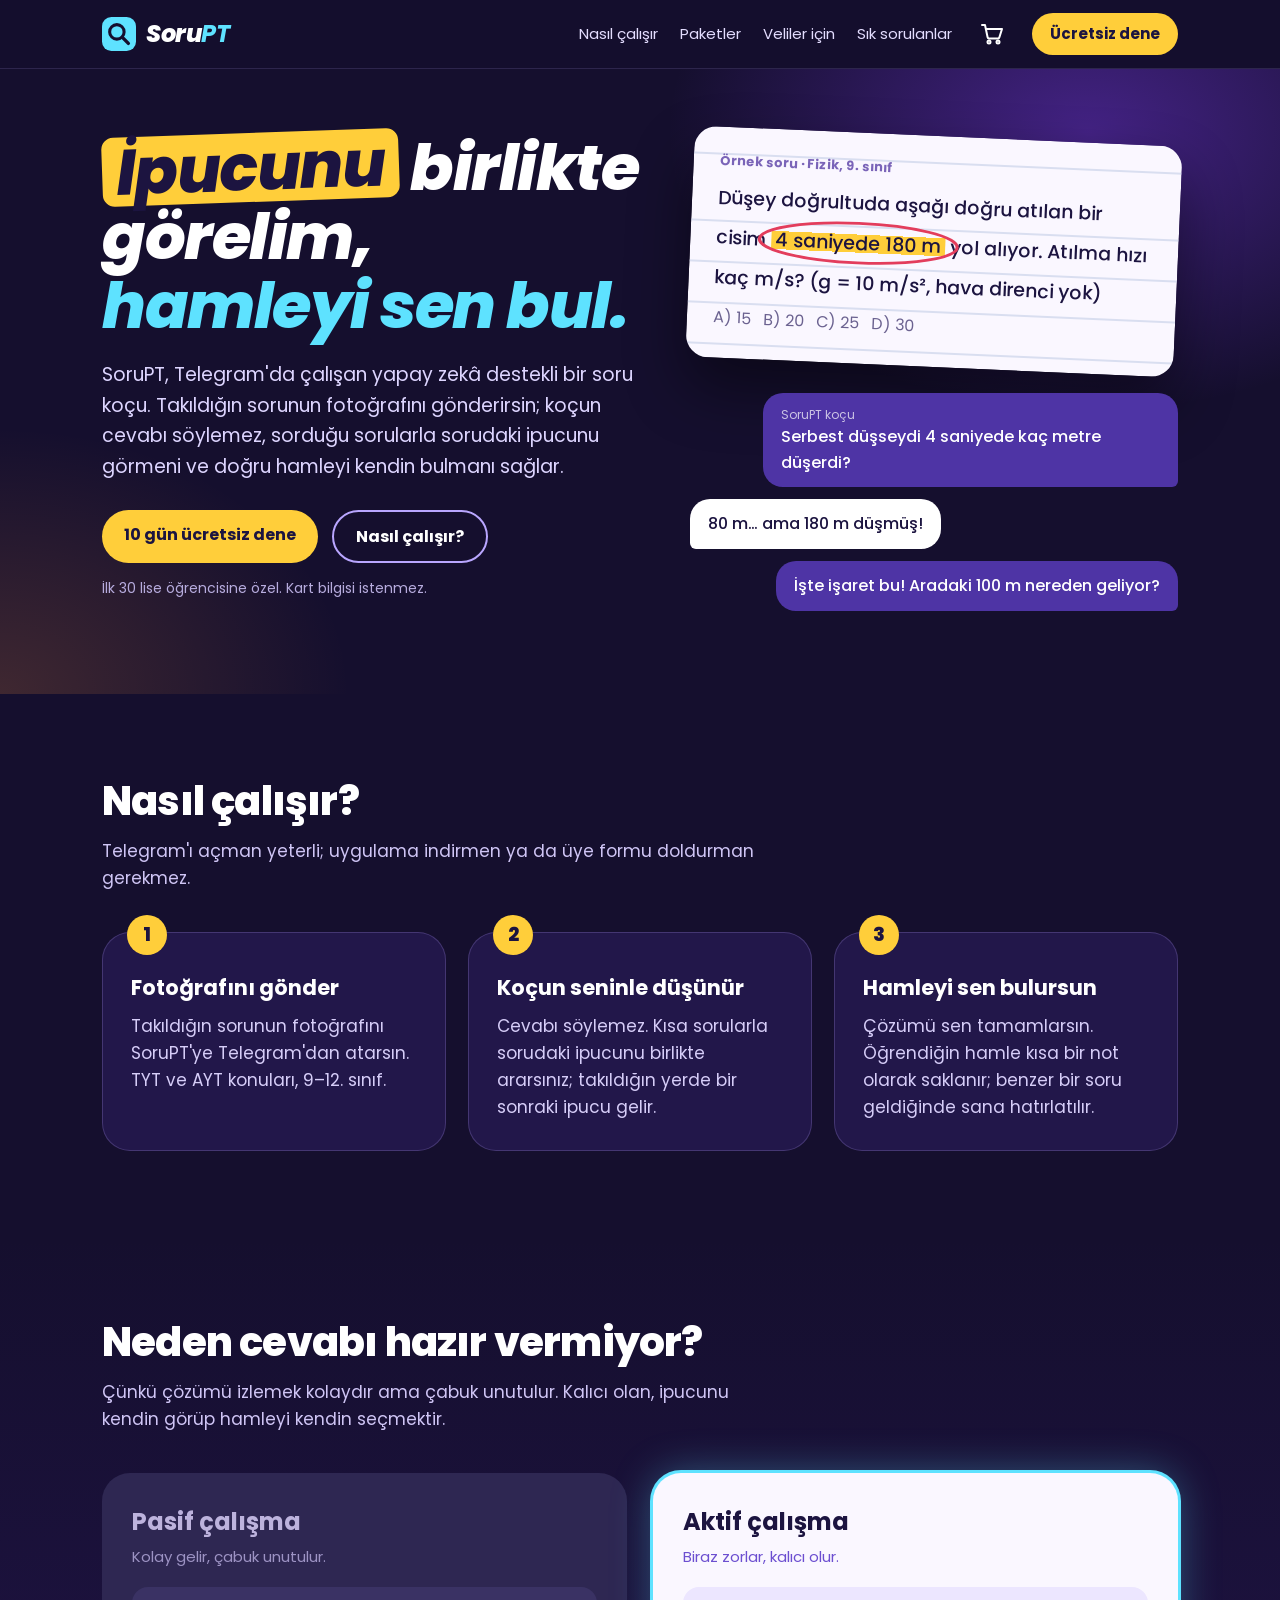
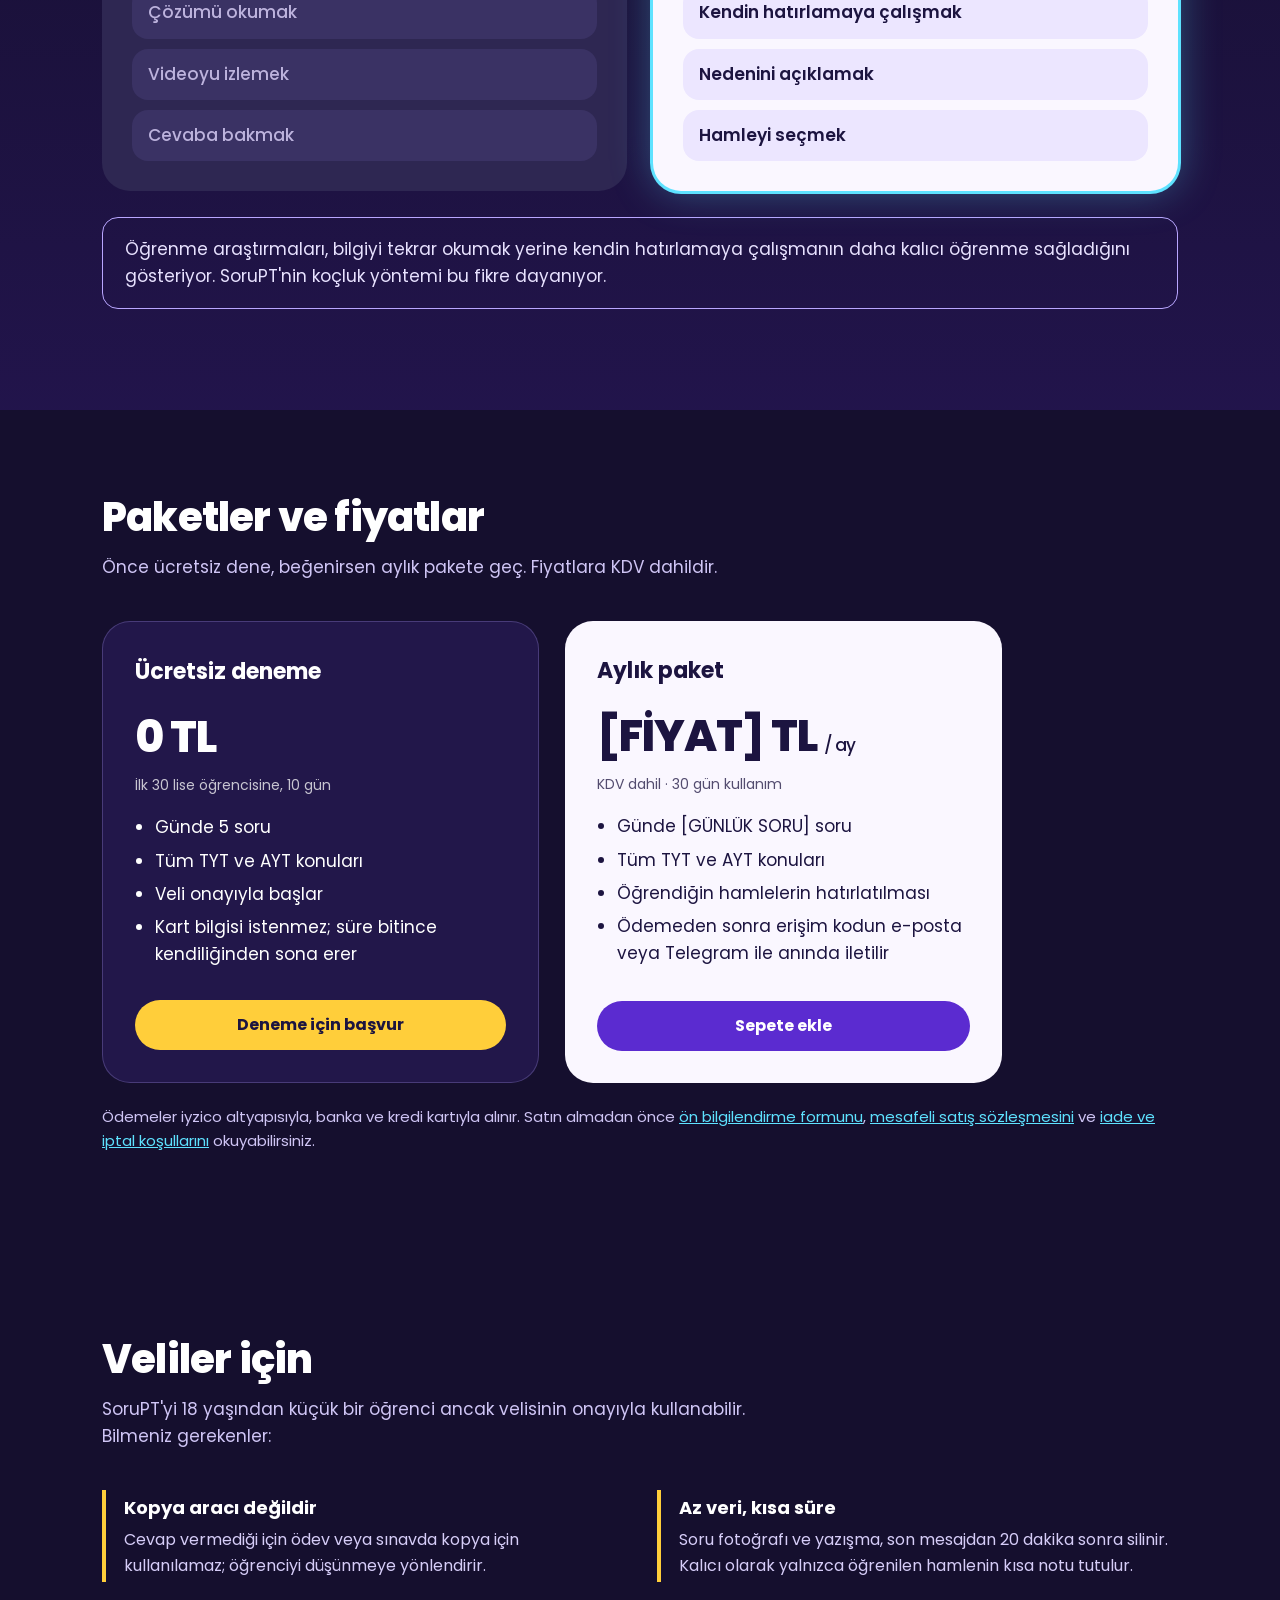
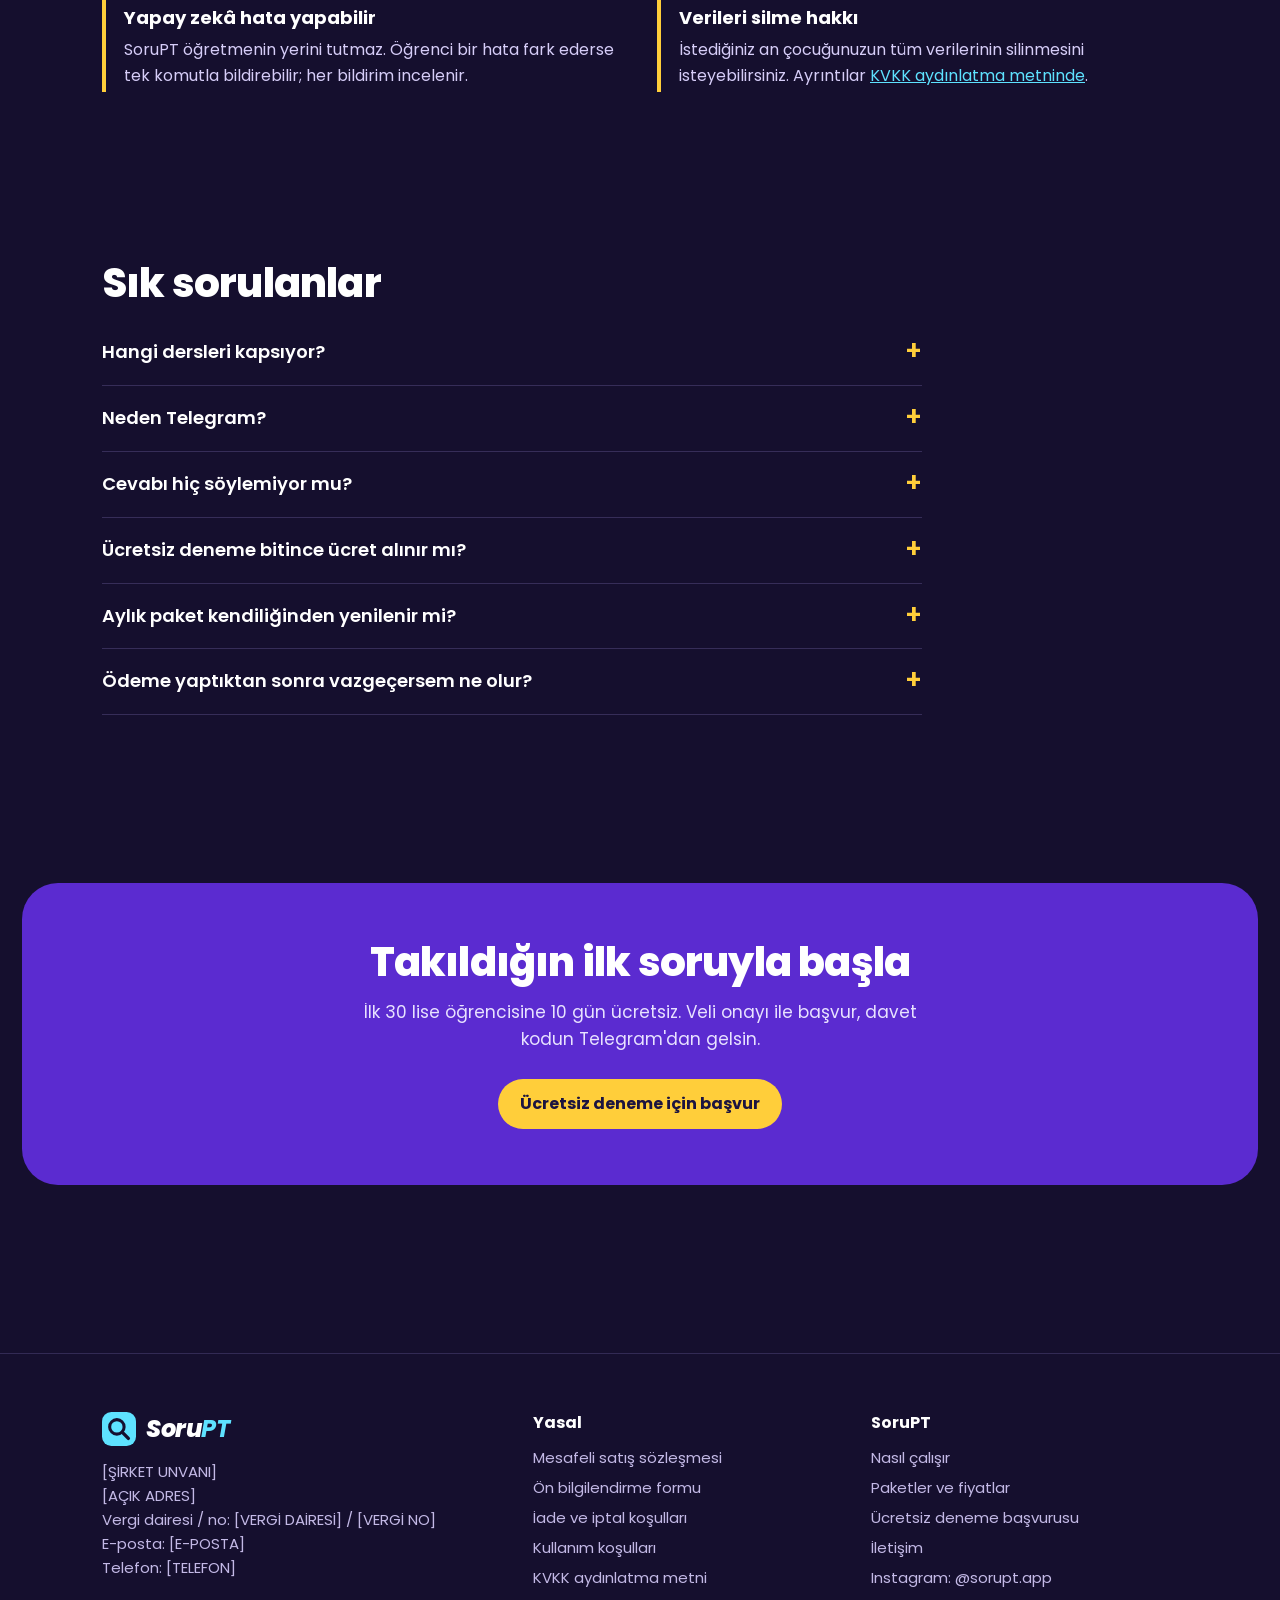
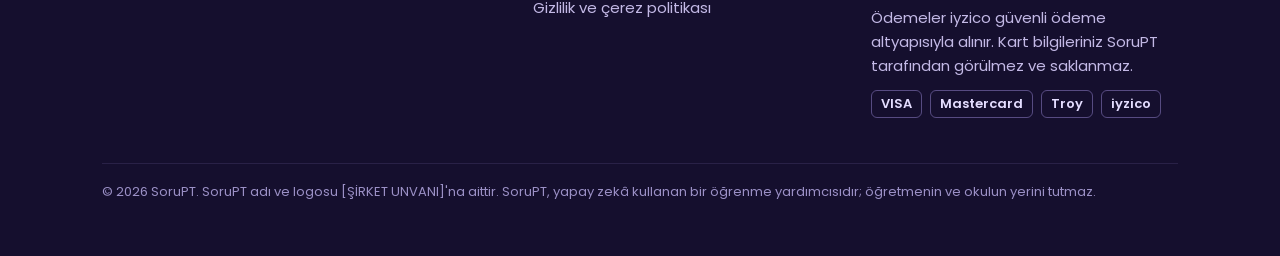
<file: index.html>
<!doctype html>
<html lang="tr">
<head>
<meta charset="utf-8">
<meta name="viewport" content="width=device-width, initial-scale=1, viewport-fit=cover">
<title>SoruPT | Yapay zekâ destekli soru koçu</title>
<meta name="description" content="Takıldığın sorunun fotoğrafını gönder; SoruPT cevabı söylemez, ipucunu birlikte görür, hamleyi sen bulursun. TYT ve AYT, 9–12. sınıf.">
<link rel="icon" href="data:image/svg+xml,<svg viewBox='0 0 40 40' aria-hidden='true'><rect width='40' height='40' rx='11' fill='%235EE2FF'/><circle cx='17.5' cy='17.5' r='8.5' fill='none' stroke='%23150F2E' stroke-width='3.6'/><path d='M24 24l7 7' stroke='%23150F2E' stroke-width='4' stroke-linecap='round'/></svg>">
<link rel="preconnect" href="https://fonts.googleapis.com"><link rel="preconnect" href="https://fonts.gstatic.com" crossorigin>
<link href="https://fonts.googleapis.com/css2?family=Poppins:ital,wght@0,400;0,500;0,600;0,700;0,800;1,700;1,800&display=swap" rel="stylesheet">
<link rel="stylesheet" href="style.css">
</head>
<body>
<header class="ust"><div class="wrap">
<a class="logo" href="index.html" aria-label="SoruPT ana sayfa"><svg viewBox="0 0 40 40" aria-hidden="true"><rect width="40" height="40" rx="11" fill="#5EE2FF"/><circle cx="17.5" cy="17.5" r="8.5" fill="none" stroke="#150F2E" stroke-width="3.6"/><path d="M24 24l7 7" stroke="#150F2E" stroke-width="4" stroke-linecap="round"/></svg><span>Soru<b>PT</b></span></a>
<nav class="menu" aria-label="Ana menü"><a href="#nasil">Nasıl çalışır</a><a href="#paketler">Paketler</a><a href="#veliler">Veliler için</a><a href="#sss">Sık sorulanlar</a></nav>
<a class="sepet-ikon" href="sepet.html" aria-label="Sepet"><svg viewBox="0 0 24 24" width="24" height="24" fill="none" stroke="currentColor" stroke-width="2" stroke-linecap="round" stroke-linejoin="round" aria-hidden="true"><circle cx="9" cy="20" r="1.5"/><circle cx="18" cy="20" r="1.5"/><path d="M2 3h3l2.6 12.2a1.5 1.5 0 0 0 1.5 1.2h8.8a1.5 1.5 0 0 0 1.5-1.1L22 7H6"/></svg></a>
<a class="btn" href="basvuru.html">Ücretsiz dene</a>
</div></header>

<main>
<section class="hero"><div class="wrap">
<div>
<h1><span class="serit">İpucunu</span> birlikte görelim,<span class="ikinci">hamleyi sen bul.</span></h1>
<p class="giris">SoruPT, Telegram'da çalışan yapay zekâ destekli bir soru koçu. Takıldığın sorunun fotoğrafını gönderirsin; koçun cevabı söylemez, sorduğu sorularla sorudaki ipucunu görmeni ve doğru hamleyi kendin bulmanı sağlar.</p>
<div class="butonlar"><a class="btn" href="basvuru.html">10 gün ücretsiz dene</a><a class="btn ikincil" href="#nasil">Nasıl çalışır?</a></div>
<p class="not">İlk 30 lise öğrencisine özel. Kart bilgisi istenmez.</p>
</div>
<div class="sahne" aria-label="Örnek bir koçluk yazışması">
<div class="kart">
<div class="no">Örnek soru · Fizik, 9. sınıf</div>
<p>Düşey doğrultuda aşağı doğru atılan bir cisim <span class="isaret">4 saniyede 180 m<svg viewBox="0 0 200 50" preserveAspectRatio="none" aria-hidden="true"><ellipse cx="100" cy="25" rx="98" ry="23"/></svg></span> yol alıyor. Atılma hızı kaç m/s? (g = 10 m/s², hava direnci yok)</p>
<div class="siklar">A) 15 &nbsp; B) 20 &nbsp; C) 25 &nbsp; D) 30</div>
</div>
<div class="sohbet">
<div class="balon koc"><small>SoruPT koçu</small>Serbest düşseydi 4 saniyede kaç metre düşerdi?</div>
<div class="balon ogr">80 m… ama 180 m düşmüş!</div>
<div class="balon koc">İşte işaret bu! Aradaki 100 m nereden geliyor?</div>
</div>
</div>
</div></section>

<section id="nasil"><div class="wrap">
<h2>Nasıl çalışır?</h2>
<p class="alt">Telegram'ı açman yeterli; uygulama indirmen ya da üye formu doldurman gerekmez.</p>
<ol class="adimlar">
<li><h3>Fotoğrafını gönder</h3><p>Takıldığın sorunun fotoğrafını SoruPT'ye Telegram'dan atarsın. TYT ve AYT konuları, 9–12. sınıf.</p></li>
<li><h3>Koçun seninle düşünür</h3><p>Cevabı söylemez. Kısa sorularla sorudaki ipucunu birlikte ararsınız; takıldığın yerde bir sonraki ipucu gelir.</p></li>
<li><h3>Hamleyi sen bulursun</h3><p>Çözümü sen tamamlarsın. Öğrendiğin hamle kısa bir not olarak saklanır; benzer bir soru geldiğinde sana hatırlatılır.</p></li>
</ol>
</div></section>

<section class="kiyas"><div class="wrap">
<h2>Neden cevabı hazır vermiyor?</h2>
<p class="alt">Çünkü çözümü izlemek kolaydır ama çabuk unutulur. Kalıcı olan, ipucunu kendin görüp hamleyi kendin seçmektir.</p>
<div class="ikili">
<div class="sutun pasif"><h3>Pasif çalışma</h3><p class="k">Kolay gelir, çabuk unutulur.</p>
<ul><li>Çözümü okumak</li><li>Videoyu izlemek</li><li>Cevaba bakmak</li></ul></div>
<div class="sutun aktif"><h3>Aktif çalışma</h3><p class="k">Biraz zorlar, kalıcı olur.</p>
<ul><li>Kendin hatırlamaya çalışmak</li><li>Nedenini açıklamak</li><li>Hamleyi seçmek</li></ul></div>
</div>
<p class="arastirma">Öğrenme araştırmaları, bilgiyi tekrar okumak yerine kendin hatırlamaya çalışmanın daha kalıcı öğrenme sağladığını gösteriyor. SoruPT'nin koçluk yöntemi bu fikre dayanıyor.</p>
</div></section>

<section id="paketler"><div class="wrap">
<h2>Paketler ve fiyatlar</h2>
<p class="alt">Önce ücretsiz dene, beğenirsen aylık pakete geç. Fiyatlara KDV dahildir.</p>
<div class="paketler">
<div class="paket"><h3>Ücretsiz deneme</h3>
<div class="fiyat">0 TL</div><p class="kdv">İlk 30 lise öğrencisine, 10 gün</p>
<ul><li>Günde 5 soru</li><li>Tüm TYT ve AYT konuları</li><li>Veli onayıyla başlar</li><li>Kart bilgisi istenmez; süre bitince kendiliğinden sona erer</li></ul>
<a class="btn" href="basvuru.html">Deneme için başvur</a></div>
<div class="paket one"><h3>Aylık paket</h3>
<div class="fiyat">[FİYAT] TL <span>/ ay</span></div><p class="kdv">KDV dahil · 30 gün kullanım</p>
<ul><li>Günde [GÜNLÜK SORU] soru</li><li>Tüm TYT ve AYT konuları</li><li>Öğrendiğin hamlelerin hatırlatılması</li><li>Ödemeden sonra erişim kodun e-posta veya Telegram ile anında iletilir</li></ul>
<a class="btn" href="sepet.html?ekle=aylik">Sepete ekle</a></div>
</div>
<p class="odeme-notu">Ödemeler iyzico altyapısıyla, banka ve kredi kartıyla alınır. Satın almadan önce <a href="on-bilgilendirme.html">ön bilgilendirme formunu</a>, <a href="mesafeli-satis.html">mesafeli satış sözleşmesini</a> ve <a href="iade-iptal.html">iade ve iptal koşullarını</a> okuyabilirsiniz.</p>
</div></section>

<section id="veliler"><div class="wrap">
<h2>Veliler için</h2>
<p class="alt">SoruPT'yi 18 yaşından küçük bir öğrenci ancak velisinin onayıyla kullanabilir. Bilmeniz gerekenler:</p>
<div class="veli">
<div><h3>Kopya aracı değildir</h3><p>Cevap vermediği için ödev veya sınavda kopya için kullanılamaz; öğrenciyi düşünmeye yönlendirir.</p></div>
<div><h3>Az veri, kısa süre</h3><p>Soru fotoğrafı ve yazışma, son mesajdan 20 dakika sonra silinir. Kalıcı olarak yalnızca öğrenilen hamlenin kısa notu tutulur.</p></div>
<div><h3>Yapay zekâ hata yapabilir</h3><p>SoruPT öğretmenin yerini tutmaz. Öğrenci bir hata fark ederse tek komutla bildirebilir; her bildirim incelenir.</p></div>
<div><h3>Verileri silme hakkı</h3><p>İstediğiniz an çocuğunuzun tüm verilerinin silinmesini isteyebilirsiniz. Ayrıntılar <a href="kvkk.html">KVKK aydınlatma metninde</a>.</p></div>
</div>
</div></section>

<section id="sss"><div class="wrap">
<h2>Sık sorulanlar</h2>
<details><summary>Hangi dersleri kapsıyor?</summary><p>TYT ve AYT kapsamındaki konular, 9–12. sınıf. Kapsam düzenli olarak genişletilir; en güncel listeyi bota /yardim yazarak görebilirsin.</p></details>
<details><summary>Neden Telegram?</summary><p>Ayrı bir uygulama indirmeden telefonda, tablette ve bilgisayarda çalışır. Telegram'ı ücretsiz indirip bir hesap açmak yeterlidir.</p></details>
<details><summary>Cevabı hiç söylemiyor mu?</summary><p>Hazır cevap vermez; ama takıldığın yerde ipucunu adım adım açar. Çözümü sen tamamladığında, doğru olup olmadığını birlikte kontrol edersiniz.</p></details>
<details><summary>Ücretsiz deneme bitince ücret alınır mı?</summary><p>Hayır. Denemede kart bilgisi istenmez; süre bitince erişim kendiliğinden kapanır. Devam etmek istersen aylık paketi ayrıca satın alırsın.</p></details>
<details><summary>Aylık paket kendiliğinden yenilenir mi?</summary><p>Hayır. Her ay yeniden satın almadığın sürece ücret alınmaz.</p></details>
<details><summary>Ödeme yaptıktan sonra vazgeçersem ne olur?</summary><p>Erişim kodunu kullanmadıysan 14 gün içinde ücretin tamamı iade edilir. Ayrıntılar <a href="iade-iptal.html">iade ve iptal koşullarında</a>.</p></details>
</div></section>

<section><div class="cagri">
<h2>Takıldığın ilk soruyla başla</h2>
<p>İlk 30 lise öğrencisine 10 gün ücretsiz. Veli onayı ile başvur, davet kodun Telegram'dan gelsin.</p>
<a class="btn" href="basvuru.html">Ücretsiz deneme için başvur</a>
</div></section>
</main>
<footer><div class="wrap">
<div><a class="logo" href="index.html"><svg viewBox="0 0 40 40" aria-hidden="true"><rect width="40" height="40" rx="11" fill="#5EE2FF"/><circle cx="17.5" cy="17.5" r="8.5" fill="none" stroke="#150F2E" stroke-width="3.6"/><path d="M24 24l7 7" stroke="#150F2E" stroke-width="4" stroke-linecap="round"/></svg><span>Soru<b>PT</b></span></a>
<p style="margin:12px 0 0">[ŞİRKET UNVANI]<br>[AÇIK ADRES]<br>Vergi dairesi / no: [VERGİ DAİRESİ] / [VERGİ NO]<br>
E-posta: <a href="mailto:[E-POSTA]">[E-POSTA]</a><br>Telefon: [TELEFON]</p></div>
<div><h4>Yasal</h4><ul>
<li><a href="mesafeli-satis.html">Mesafeli satış sözleşmesi</a></li>
<li><a href="on-bilgilendirme.html">Ön bilgilendirme formu</a></li>
<li><a href="iade-iptal.html">İade ve iptal koşulları</a></li>
<li><a href="kullanim-kosullari.html">Kullanım koşulları</a></li>
<li><a href="kvkk.html">KVKK aydınlatma metni</a></li>
<li><a href="gizlilik.html">Gizlilik ve çerez politikası</a></li></ul></div>
<div><h4>SoruPT</h4><ul>
<li><a href="index.html#nasil">Nasıl çalışır</a></li><li><a href="index.html#paketler">Paketler ve fiyatlar</a></li>
<li><a href="basvuru.html">Ücretsiz deneme başvurusu</a></li><li><a href="iletisim.html">İletişim</a></li>
<li><a href="https://www.instagram.com/sorupt.app">Instagram: @sorupt.app</a></li></ul>
<p style="margin:16px 0 0">Ödemeler iyzico güvenli ödeme altyapısıyla alınır. Kart bilgileriniz SoruPT tarafından görülmez ve saklanmaz.</p>
<div class="kartlar" aria-label="Kabul edilen kartlar"><span>VISA</span><span>Mastercard</span><span>Troy</span><span>iyzico</span></div></div>
<p class="telif">© 2026 SoruPT. SoruPT adı ve logosu [ŞİRKET UNVANI]'na aittir. SoruPT, yapay zekâ kullanan bir öğrenme yardımcısıdır; öğretmenin ve okulun yerini tutmaz.</p>
</div></footer>
</body></html>
</file>
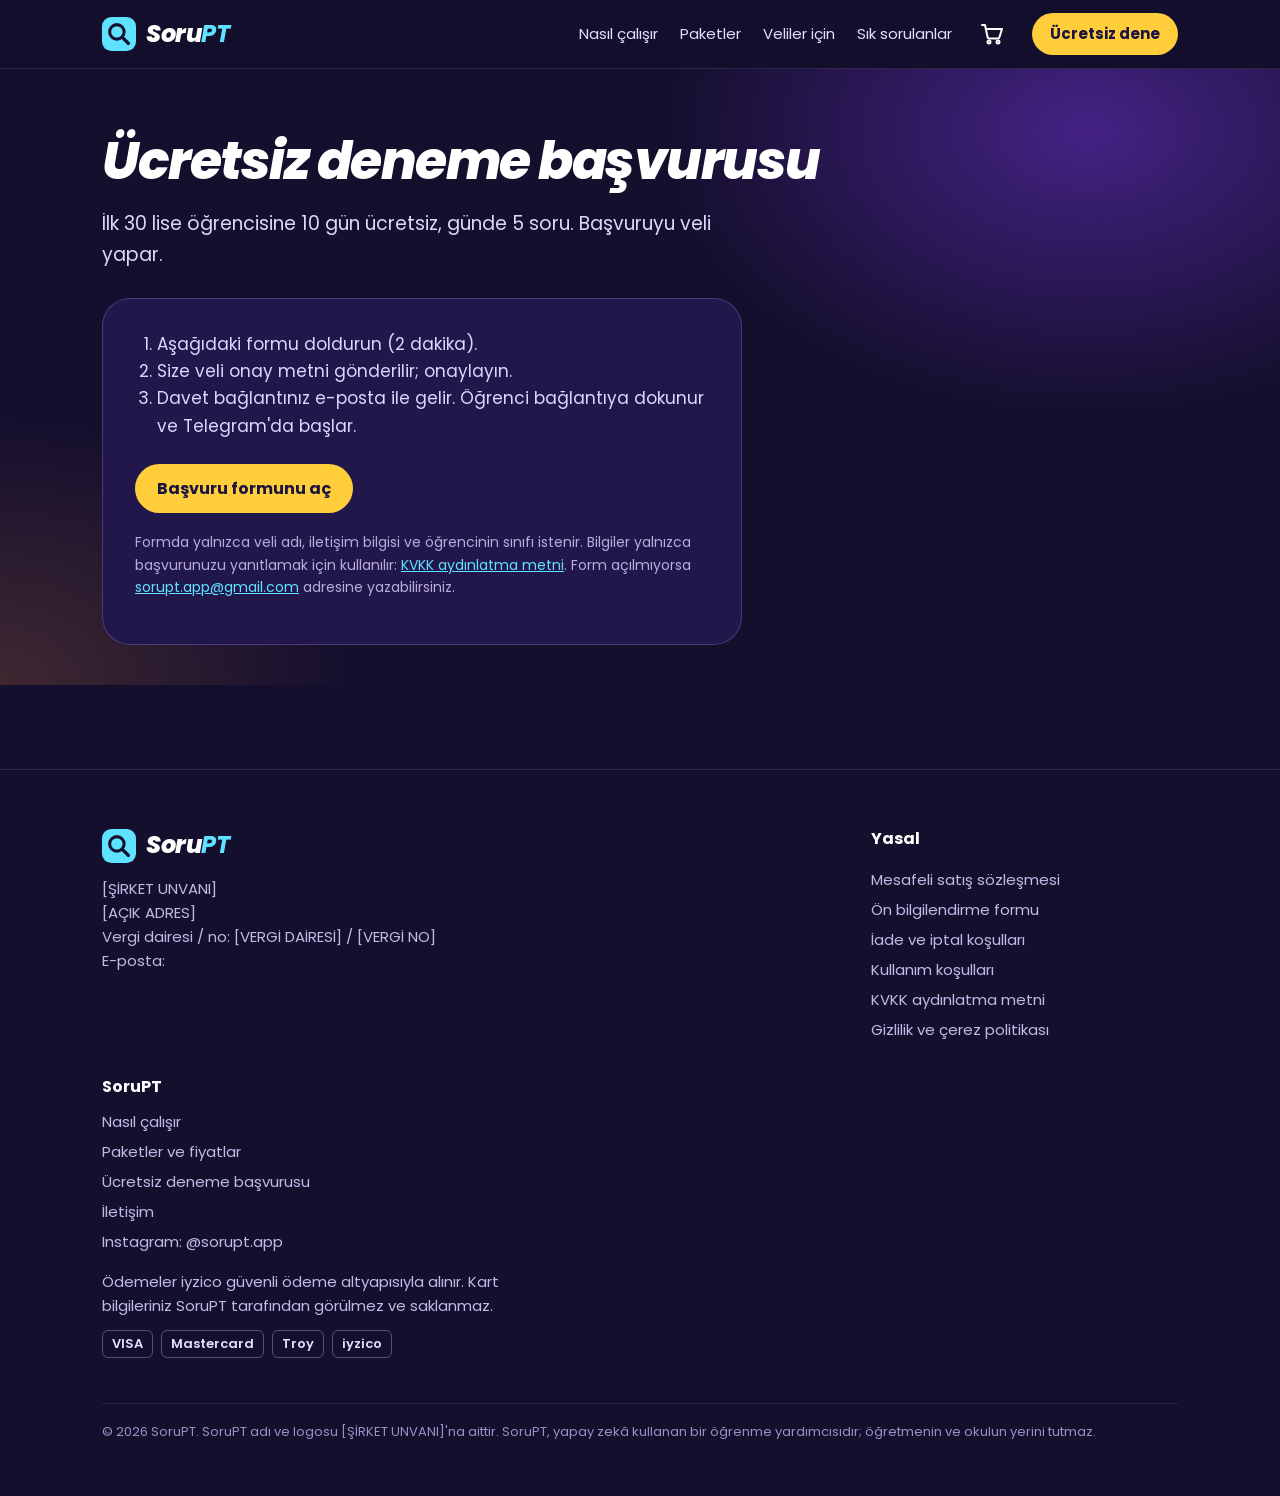
<file: basvuru.html>
<!doctype html>
<html lang="tr">
<head>
<meta charset="utf-8">
<meta name="viewport" content="width=device-width, initial-scale=1, viewport-fit=cover">
<title>Ücretsiz deneme başvurusu | SoruPT</title>
<meta name="description" content="SoruPT ücretsiz deneme başvurusu">
<link rel="icon" href="data:image/svg+xml,<svg viewBox='0 0 40 40' aria-hidden='true'><rect width='40' height='40' rx='11' fill='%235EE2FF'/><circle cx='17.5' cy='17.5' r='8.5' fill='none' stroke='%23150F2E' stroke-width='3.6'/><path d='M24 24l7 7' stroke='%23150F2E' stroke-width='4' stroke-linecap='round'/></svg>">
<link rel="preconnect" href="https://fonts.googleapis.com"><link rel="preconnect" href="https://fonts.gstatic.com" crossorigin>
<link href="https://fonts.googleapis.com/css2?family=Poppins:ital,wght@0,400;0,500;0,600;0,700;0,800;1,700;1,800&display=swap" rel="stylesheet">
<link rel="stylesheet" href="style.css">
</head>
<body>
<header class="ust"><div class="wrap">
<a class="logo" href="index.html" aria-label="SoruPT ana sayfa"><svg viewBox="0 0 40 40" aria-hidden="true"><rect width="40" height="40" rx="11" fill="#5EE2FF"/><circle cx="17.5" cy="17.5" r="8.5" fill="none" stroke="#150F2E" stroke-width="3.6"/><path d="M24 24l7 7" stroke="#150F2E" stroke-width="4" stroke-linecap="round"/></svg><span>Soru<b>PT</b></span></a>
<nav class="menu" aria-label="Ana menü"><a href="#nasil">Nasıl çalışır</a><a href="#paketler">Paketler</a><a href="#veliler">Veliler için</a><a href="#sss">Sık sorulanlar</a></nav>
<a class="sepet-ikon" href="sepet.html" aria-label="Sepet"><svg viewBox="0 0 24 24" width="24" height="24" fill="none" stroke="currentColor" stroke-width="2" stroke-linecap="round" stroke-linejoin="round" aria-hidden="true"><circle cx="9" cy="20" r="1.5"/><circle cx="18" cy="20" r="1.5"/><path d="M2 3h3l2.6 12.2a1.5 1.5 0 0 0 1.5 1.2h8.8a1.5 1.5 0 0 0 1.5-1.1L22 7H6"/></svg></a>
<a class="btn" href="basvuru.html">Ücretsiz dene</a>
</div></header>
<main><section class="hero" style="padding-bottom:40px"><div class="wrap" style="display:block">
<h1 style="font-size:clamp(34px,5vw,52px)">Ücretsiz deneme başvurusu</h1>
<p class="giris">İlk 30 lise öğrencisine 10 gün ücretsiz, günde 5 soru. Başvuruyu veli yapar.</p>
<div class="form-kart">
<ol style="margin:0 0 24px;padding-left:22px;color:#ddd5ff">
<li>Aşağıdaki formu doldurun (2 dakika).</li>
<li>Size veli onay metni gönderilir; onaylayın.</li>
<li>Davet bağlantınız e-posta ile gelir. Öğrenci bağlantıya dokunur ve Telegram'da başlar.</li>
</ol>
<a class="btn" href="https://forms.gle/wTRSYQR2WCkPec6Y6" rel="noopener">Başvuru formunu aç</a>
<p class="not" style="margin-top:18px">Formda yalnızca veli adı, iletişim bilgisi ve öğrencinin sınıfı istenir. Bilgiler yalnızca başvurunuzu yanıtlamak için kullanılır: <a href="kvkk.html">KVKK aydınlatma metni</a>. Form açılmıyorsa <a href="mailto:sorupt.app@gmail.com?subject=SoruPT%20deneme%20başvurusu">sorupt.app@gmail.com</a> adresine yazabilirsiniz.</p>
</div></div></section></main>
<footer><div class="wrap">
<div><a class="logo" href="index.html"><svg viewBox="0 0 40 40" aria-hidden="true"><rect width="40" height="40" rx="11" fill="#5EE2FF"/><circle cx="17.5" cy="17.5" r="8.5" fill="none" stroke="#150F2E" stroke-width="3.6"/><path d="M24 24l7 7" stroke="#150F2E" stroke-width="4" stroke-linecap="round"/></svg><span>Soru<b>PT</b></span></a>
<p style="margin:12px 0 0">[ŞİRKET UNVANI]<br>[AÇIK ADRES]<br>Vergi dairesi / no: [VERGİ DAİRESİ] / [VERGİ NO]<br>
E-posta: <a href="mailto:sorupt.app@gmail.com>sorupt.app@gmail.com"</a></p></div>
<div><h4>Yasal</h4><ul>
<li><a href="mesafeli-satis.html">Mesafeli satış sözleşmesi</a></li>
<li><a href="on-bilgilendirme.html">Ön bilgilendirme formu</a></li>
<li><a href="iade-iptal.html">İade ve iptal koşulları</a></li>
<li><a href="kullanim-kosullari.html">Kullanım koşulları</a></li>
<li><a href="kvkk.html">KVKK aydınlatma metni</a></li>
<li><a href="gizlilik.html">Gizlilik ve çerez politikası</a></li></ul></div>
<div><h4>SoruPT</h4><ul>
<li><a href="index.html#nasil">Nasıl çalışır</a></li><li><a href="index.html#paketler">Paketler ve fiyatlar</a></li>
<li><a href="basvuru.html">Ücretsiz deneme başvurusu</a></li><li><a href="iletisim.html">İletişim</a></li>
<li><a href="https://www.instagram.com/sorupt.app">Instagram: @sorupt.app</a></li></ul>
<p style="margin:16px 0 0">Ödemeler iyzico güvenli ödeme altyapısıyla alınır. Kart bilgileriniz SoruPT tarafından görülmez ve saklanmaz.</p>
<div class="kartlar" aria-label="Kabul edilen kartlar"><span>VISA</span><span>Mastercard</span><span>Troy</span><span>iyzico</span></div></div>
<p class="telif">© 2026 SoruPT. SoruPT adı ve logosu [ŞİRKET UNVANI]'na aittir. SoruPT, yapay zekâ kullanan bir öğrenme yardımcısıdır; öğretmenin ve okulun yerini tutmaz.</p>
</div></footer>
</body></html>
</file>
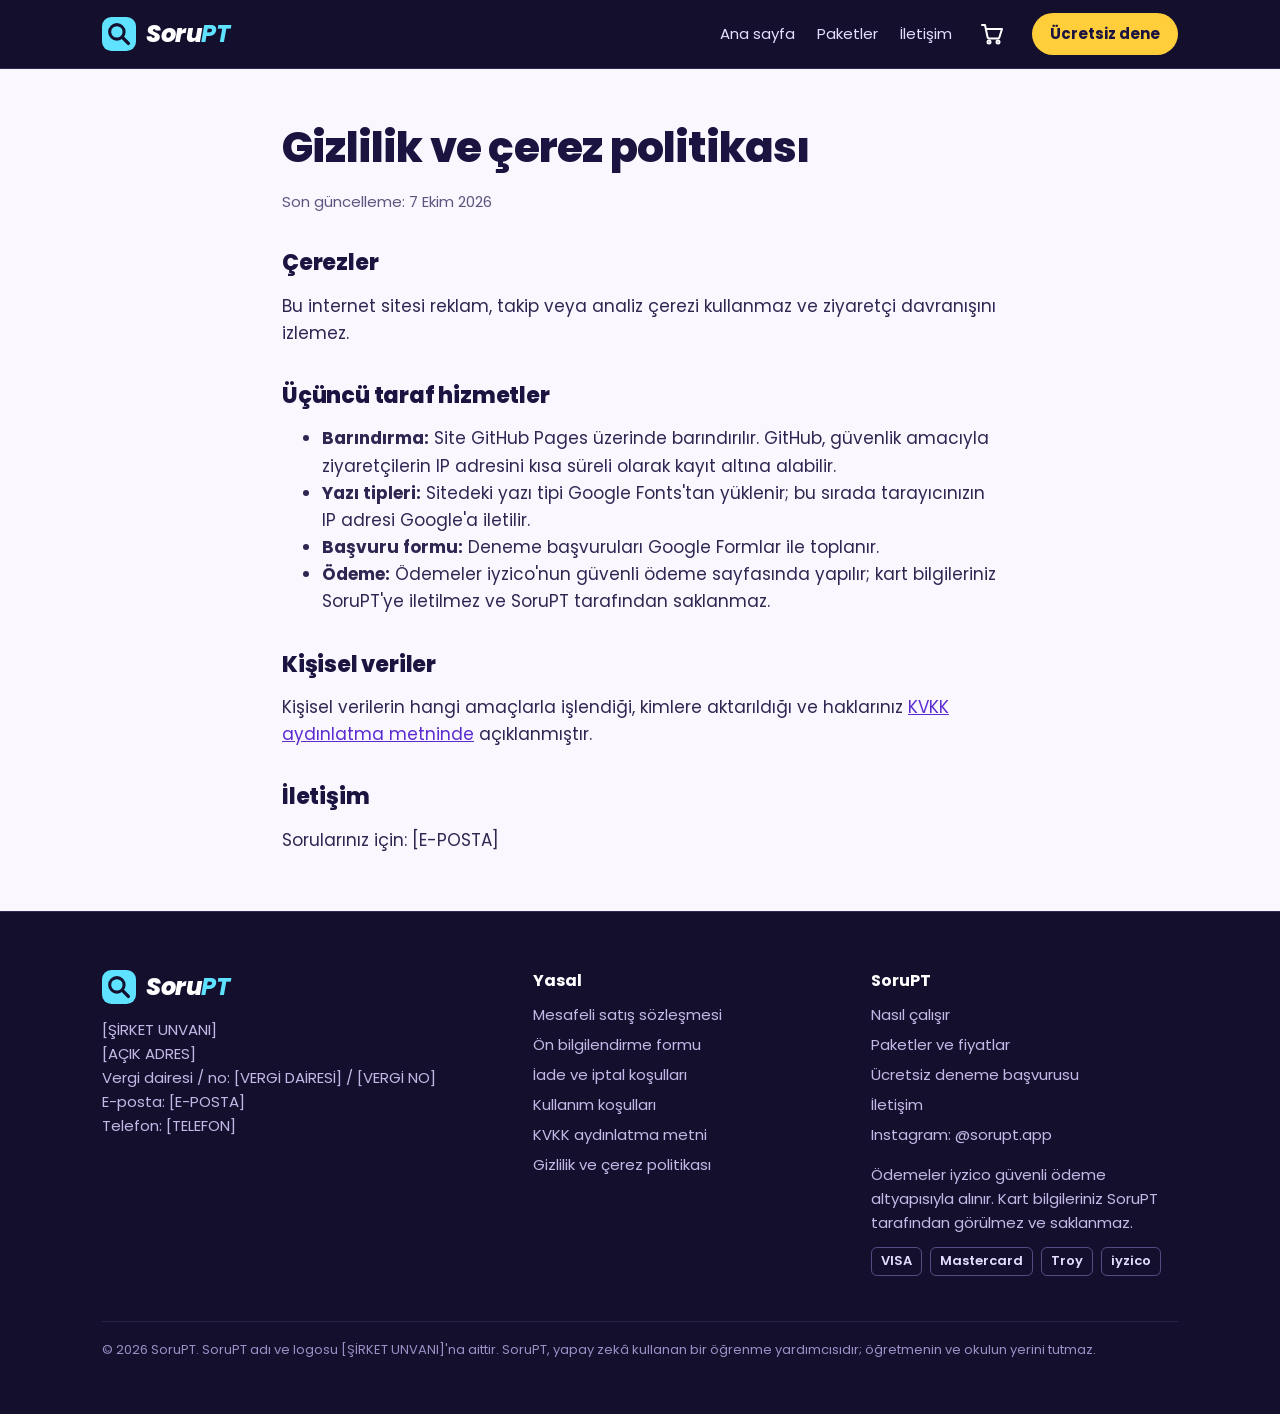
<file: gizlilik.html>
<!doctype html>
<html lang="tr">
<head>
<meta charset="utf-8">
<meta name="viewport" content="width=device-width, initial-scale=1, viewport-fit=cover">
<title>Gizlilik ve çerez politikası | SoruPT</title>
<meta name="description" content="Gizlilik ve çerez politikası">
<link rel="icon" href="data:image/svg+xml,<svg viewBox='0 0 40 40' aria-hidden='true'><rect width='40' height='40' rx='11' fill='%235EE2FF'/><circle cx='17.5' cy='17.5' r='8.5' fill='none' stroke='%23150F2E' stroke-width='3.6'/><path d='M24 24l7 7' stroke='%23150F2E' stroke-width='4' stroke-linecap='round'/></svg>">
<link rel="preconnect" href="https://fonts.googleapis.com"><link rel="preconnect" href="https://fonts.gstatic.com" crossorigin>
<link href="https://fonts.googleapis.com/css2?family=Poppins:ital,wght@0,400;0,500;0,600;0,700;0,800;1,700;1,800&display=swap" rel="stylesheet">
<link rel="stylesheet" href="style.css">
</head>
<body class="yasal">
<header class="ust"><div class="wrap">
<a class="logo" href="index.html" aria-label="SoruPT ana sayfa"><svg viewBox="0 0 40 40" aria-hidden="true"><rect width="40" height="40" rx="11" fill="#5EE2FF"/><circle cx="17.5" cy="17.5" r="8.5" fill="none" stroke="#150F2E" stroke-width="3.6"/><path d="M24 24l7 7" stroke="#150F2E" stroke-width="4" stroke-linecap="round"/></svg><span>Soru<b>PT</b></span></a>
<nav class="menu" aria-label="Ana menü"><a href="index.html">Ana sayfa</a><a href="index.html#paketler">Paketler</a><a href="iletisim.html">İletişim</a></nav>
<a class="sepet-ikon" href="sepet.html" aria-label="Sepet"><svg viewBox="0 0 24 24" width="24" height="24" fill="none" stroke="currentColor" stroke-width="2" stroke-linecap="round" stroke-linejoin="round" aria-hidden="true"><circle cx="9" cy="20" r="1.5"/><circle cx="18" cy="20" r="1.5"/><path d="M2 3h3l2.6 12.2a1.5 1.5 0 0 0 1.5 1.2h8.8a1.5 1.5 0 0 0 1.5-1.1L22 7H6"/></svg></a>
<a class="btn" href="basvuru.html">Ücretsiz dene</a>
</div></header>
<main><h1>Gizlilik ve çerez politikası</h1><p class="tarih">Son güncelleme: 7 Ekim 2026</p>
<h2>Çerezler</h2>
<p>Bu internet sitesi reklam, takip veya analiz çerezi kullanmaz ve ziyaretçi davranışını izlemez.</p>
<h2>Üçüncü taraf hizmetler</h2>
<ul>
<li><strong>Barındırma:</strong> Site GitHub Pages üzerinde barındırılır. GitHub, güvenlik amacıyla ziyaretçilerin IP adresini kısa süreli olarak kayıt altına alabilir.</li>
<li><strong>Yazı tipleri:</strong> Sitedeki yazı tipi Google Fonts'tan yüklenir; bu sırada tarayıcınızın IP adresi Google'a iletilir.</li>
<li><strong>Başvuru formu:</strong> Deneme başvuruları Google Formlar ile toplanır.</li>
<li><strong>Ödeme:</strong> Ödemeler iyzico'nun güvenli ödeme sayfasında yapılır; kart bilgileriniz SoruPT'ye iletilmez ve SoruPT tarafından saklanmaz.</li>
</ul>
<h2>Kişisel veriler</h2>
<p>Kişisel verilerin hangi amaçlarla işlendiği, kimlere aktarıldığı ve haklarınız <a href="kvkk.html">KVKK aydınlatma metninde</a> açıklanmıştır.</p>
<h2>İletişim</h2>
<p>Sorularınız için: [E-POSTA]</p>
</main>
<footer><div class="wrap">
<div><a class="logo" href="index.html"><svg viewBox="0 0 40 40" aria-hidden="true"><rect width="40" height="40" rx="11" fill="#5EE2FF"/><circle cx="17.5" cy="17.5" r="8.5" fill="none" stroke="#150F2E" stroke-width="3.6"/><path d="M24 24l7 7" stroke="#150F2E" stroke-width="4" stroke-linecap="round"/></svg><span>Soru<b>PT</b></span></a>
<p style="margin:12px 0 0">[ŞİRKET UNVANI]<br>[AÇIK ADRES]<br>Vergi dairesi / no: [VERGİ DAİRESİ] / [VERGİ NO]<br>
E-posta: <a href="mailto:[E-POSTA]">[E-POSTA]</a><br>Telefon: [TELEFON]</p></div>
<div><h4>Yasal</h4><ul>
<li><a href="mesafeli-satis.html">Mesafeli satış sözleşmesi</a></li>
<li><a href="on-bilgilendirme.html">Ön bilgilendirme formu</a></li>
<li><a href="iade-iptal.html">İade ve iptal koşulları</a></li>
<li><a href="kullanim-kosullari.html">Kullanım koşulları</a></li>
<li><a href="kvkk.html">KVKK aydınlatma metni</a></li>
<li><a href="gizlilik.html">Gizlilik ve çerez politikası</a></li></ul></div>
<div><h4>SoruPT</h4><ul>
<li><a href="index.html#nasil">Nasıl çalışır</a></li><li><a href="index.html#paketler">Paketler ve fiyatlar</a></li>
<li><a href="basvuru.html">Ücretsiz deneme başvurusu</a></li><li><a href="iletisim.html">İletişim</a></li>
<li><a href="https://www.instagram.com/sorupt.app">Instagram: @sorupt.app</a></li></ul>
<p style="margin:16px 0 0">Ödemeler iyzico güvenli ödeme altyapısıyla alınır. Kart bilgileriniz SoruPT tarafından görülmez ve saklanmaz.</p>
<div class="kartlar" aria-label="Kabul edilen kartlar"><span>VISA</span><span>Mastercard</span><span>Troy</span><span>iyzico</span></div></div>
<p class="telif">© 2026 SoruPT. SoruPT adı ve logosu [ŞİRKET UNVANI]'na aittir. SoruPT, yapay zekâ kullanan bir öğrenme yardımcısıdır; öğretmenin ve okulun yerini tutmaz.</p>
</div></footer>
</body></html>
</file>
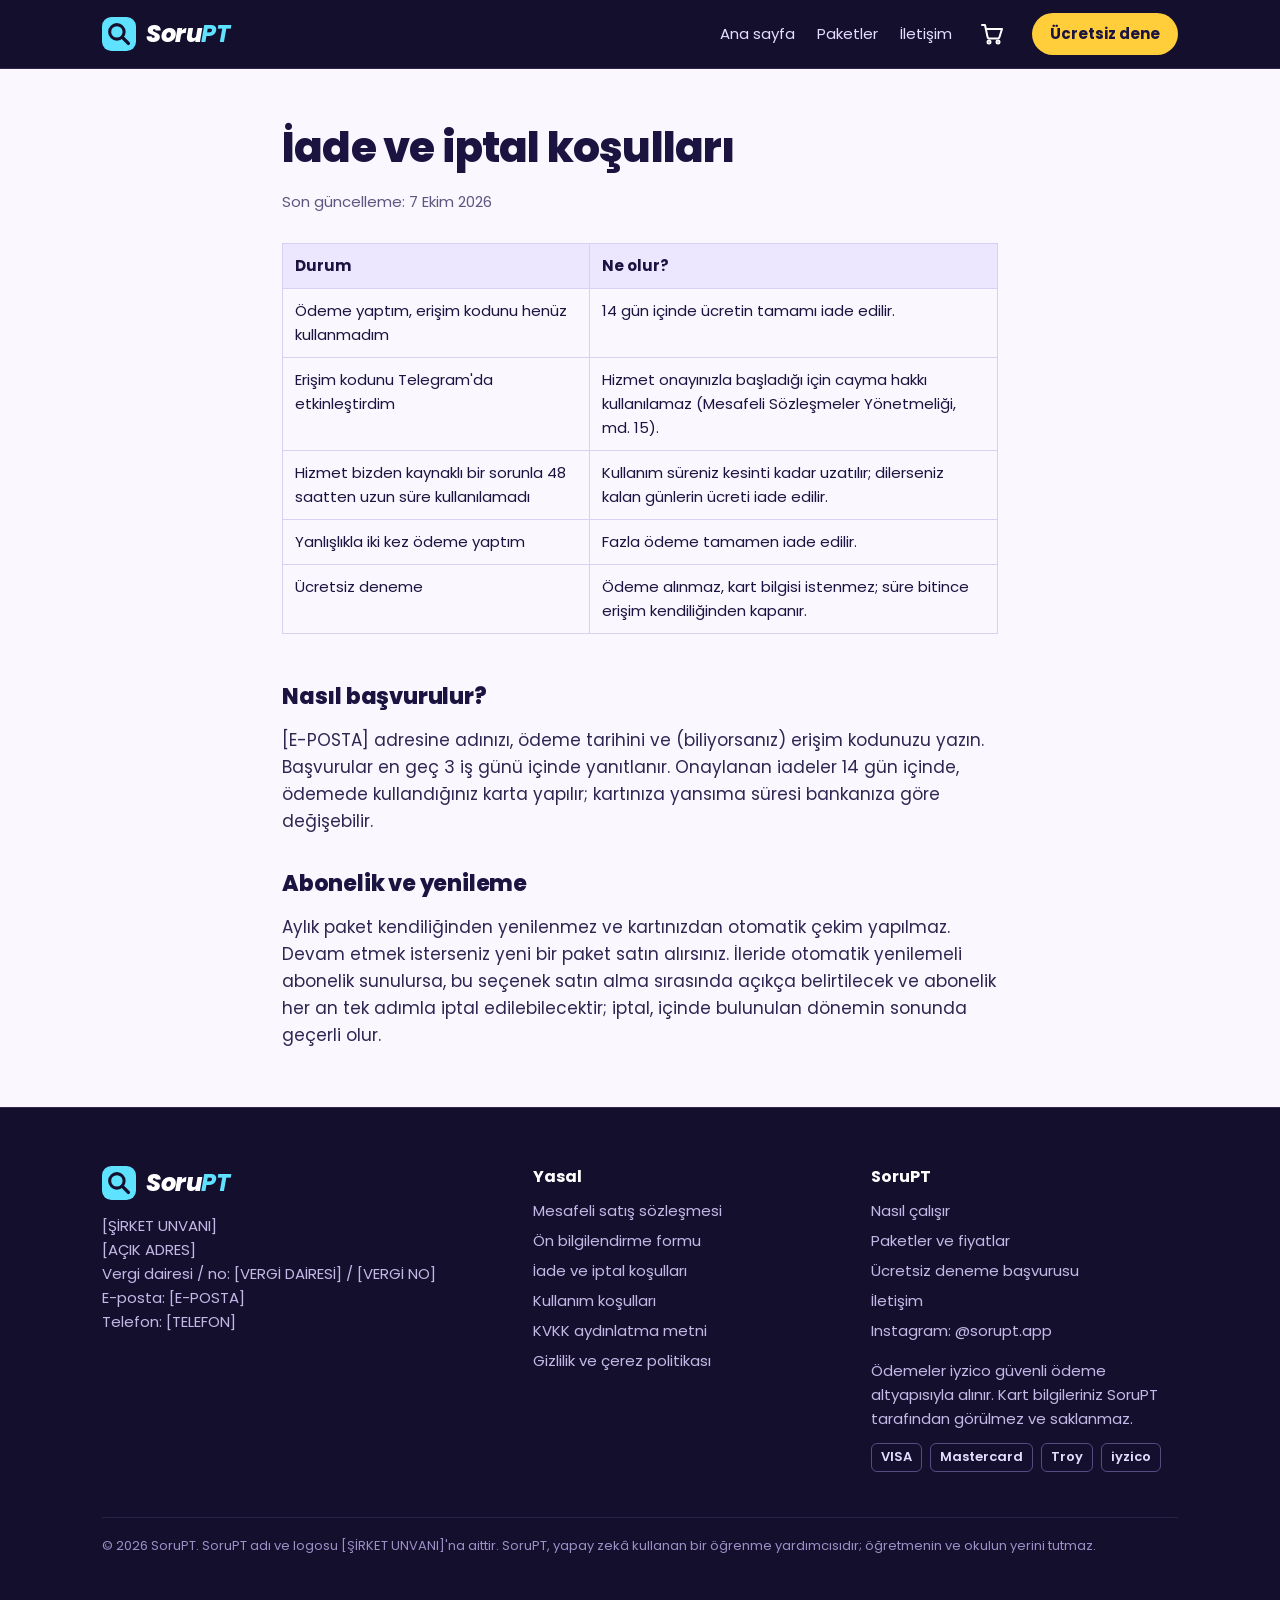
<file: iade-iptal.html>
<!doctype html>
<html lang="tr">
<head>
<meta charset="utf-8">
<meta name="viewport" content="width=device-width, initial-scale=1, viewport-fit=cover">
<title>İade ve iptal koşulları | SoruPT</title>
<meta name="description" content="İade ve iptal koşulları">
<link rel="icon" href="data:image/svg+xml,<svg viewBox='0 0 40 40' aria-hidden='true'><rect width='40' height='40' rx='11' fill='%235EE2FF'/><circle cx='17.5' cy='17.5' r='8.5' fill='none' stroke='%23150F2E' stroke-width='3.6'/><path d='M24 24l7 7' stroke='%23150F2E' stroke-width='4' stroke-linecap='round'/></svg>">
<link rel="preconnect" href="https://fonts.googleapis.com"><link rel="preconnect" href="https://fonts.gstatic.com" crossorigin>
<link href="https://fonts.googleapis.com/css2?family=Poppins:ital,wght@0,400;0,500;0,600;0,700;0,800;1,700;1,800&display=swap" rel="stylesheet">
<link rel="stylesheet" href="style.css">
</head>
<body class="yasal">
<header class="ust"><div class="wrap">
<a class="logo" href="index.html" aria-label="SoruPT ana sayfa"><svg viewBox="0 0 40 40" aria-hidden="true"><rect width="40" height="40" rx="11" fill="#5EE2FF"/><circle cx="17.5" cy="17.5" r="8.5" fill="none" stroke="#150F2E" stroke-width="3.6"/><path d="M24 24l7 7" stroke="#150F2E" stroke-width="4" stroke-linecap="round"/></svg><span>Soru<b>PT</b></span></a>
<nav class="menu" aria-label="Ana menü"><a href="index.html">Ana sayfa</a><a href="index.html#paketler">Paketler</a><a href="iletisim.html">İletişim</a></nav>
<a class="sepet-ikon" href="sepet.html" aria-label="Sepet"><svg viewBox="0 0 24 24" width="24" height="24" fill="none" stroke="currentColor" stroke-width="2" stroke-linecap="round" stroke-linejoin="round" aria-hidden="true"><circle cx="9" cy="20" r="1.5"/><circle cx="18" cy="20" r="1.5"/><path d="M2 3h3l2.6 12.2a1.5 1.5 0 0 0 1.5 1.2h8.8a1.5 1.5 0 0 0 1.5-1.1L22 7H6"/></svg></a>
<a class="btn" href="basvuru.html">Ücretsiz dene</a>
</div></header>
<main><h1>İade ve iptal koşulları</h1><p class="tarih">Son güncelleme: 7 Ekim 2026</p>
<div class="tablo"><table>
<tr><th>Durum</th><th>Ne olur?</th></tr>
<tr><td>Ödeme yaptım, erişim kodunu henüz kullanmadım</td><td>14 gün içinde ücretin tamamı iade edilir.</td></tr>
<tr><td>Erişim kodunu Telegram'da etkinleştirdim</td><td>Hizmet onayınızla başladığı için cayma hakkı kullanılamaz (Mesafeli Sözleşmeler Yönetmeliği, md. 15).</td></tr>
<tr><td>Hizmet bizden kaynaklı bir sorunla 48 saatten uzun süre kullanılamadı</td><td>Kullanım süreniz kesinti kadar uzatılır; dilerseniz kalan günlerin ücreti iade edilir.</td></tr>
<tr><td>Yanlışlıkla iki kez ödeme yaptım</td><td>Fazla ödeme tamamen iade edilir.</td></tr>
<tr><td>Ücretsiz deneme</td><td>Ödeme alınmaz, kart bilgisi istenmez; süre bitince erişim kendiliğinden kapanır.</td></tr>
</table></div>
<h2>Nasıl başvurulur?</h2>
<p>[E-POSTA] adresine adınızı, ödeme tarihini ve (biliyorsanız) erişim kodunuzu yazın. Başvurular en geç 3 iş günü içinde yanıtlanır. Onaylanan iadeler 14 gün içinde, ödemede kullandığınız karta yapılır; kartınıza yansıma süresi bankanıza göre değişebilir.</p>
<h2>Abonelik ve yenileme</h2>
<p>Aylık paket kendiliğinden yenilenmez ve kartınızdan otomatik çekim yapılmaz. Devam etmek isterseniz yeni bir paket satın alırsınız. İleride otomatik yenilemeli abonelik sunulursa, bu seçenek satın alma sırasında açıkça belirtilecek ve abonelik her an tek adımla iptal edilebilecektir; iptal, içinde bulunulan dönemin sonunda geçerli olur.</p>
</main>
<footer><div class="wrap">
<div><a class="logo" href="index.html"><svg viewBox="0 0 40 40" aria-hidden="true"><rect width="40" height="40" rx="11" fill="#5EE2FF"/><circle cx="17.5" cy="17.5" r="8.5" fill="none" stroke="#150F2E" stroke-width="3.6"/><path d="M24 24l7 7" stroke="#150F2E" stroke-width="4" stroke-linecap="round"/></svg><span>Soru<b>PT</b></span></a>
<p style="margin:12px 0 0">[ŞİRKET UNVANI]<br>[AÇIK ADRES]<br>Vergi dairesi / no: [VERGİ DAİRESİ] / [VERGİ NO]<br>
E-posta: <a href="mailto:[E-POSTA]">[E-POSTA]</a><br>Telefon: [TELEFON]</p></div>
<div><h4>Yasal</h4><ul>
<li><a href="mesafeli-satis.html">Mesafeli satış sözleşmesi</a></li>
<li><a href="on-bilgilendirme.html">Ön bilgilendirme formu</a></li>
<li><a href="iade-iptal.html">İade ve iptal koşulları</a></li>
<li><a href="kullanim-kosullari.html">Kullanım koşulları</a></li>
<li><a href="kvkk.html">KVKK aydınlatma metni</a></li>
<li><a href="gizlilik.html">Gizlilik ve çerez politikası</a></li></ul></div>
<div><h4>SoruPT</h4><ul>
<li><a href="index.html#nasil">Nasıl çalışır</a></li><li><a href="index.html#paketler">Paketler ve fiyatlar</a></li>
<li><a href="basvuru.html">Ücretsiz deneme başvurusu</a></li><li><a href="iletisim.html">İletişim</a></li>
<li><a href="https://www.instagram.com/sorupt.app">Instagram: @sorupt.app</a></li></ul>
<p style="margin:16px 0 0">Ödemeler iyzico güvenli ödeme altyapısıyla alınır. Kart bilgileriniz SoruPT tarafından görülmez ve saklanmaz.</p>
<div class="kartlar" aria-label="Kabul edilen kartlar"><span>VISA</span><span>Mastercard</span><span>Troy</span><span>iyzico</span></div></div>
<p class="telif">© 2026 SoruPT. SoruPT adı ve logosu [ŞİRKET UNVANI]'na aittir. SoruPT, yapay zekâ kullanan bir öğrenme yardımcısıdır; öğretmenin ve okulun yerini tutmaz.</p>
</div></footer>
</body></html>
</file>
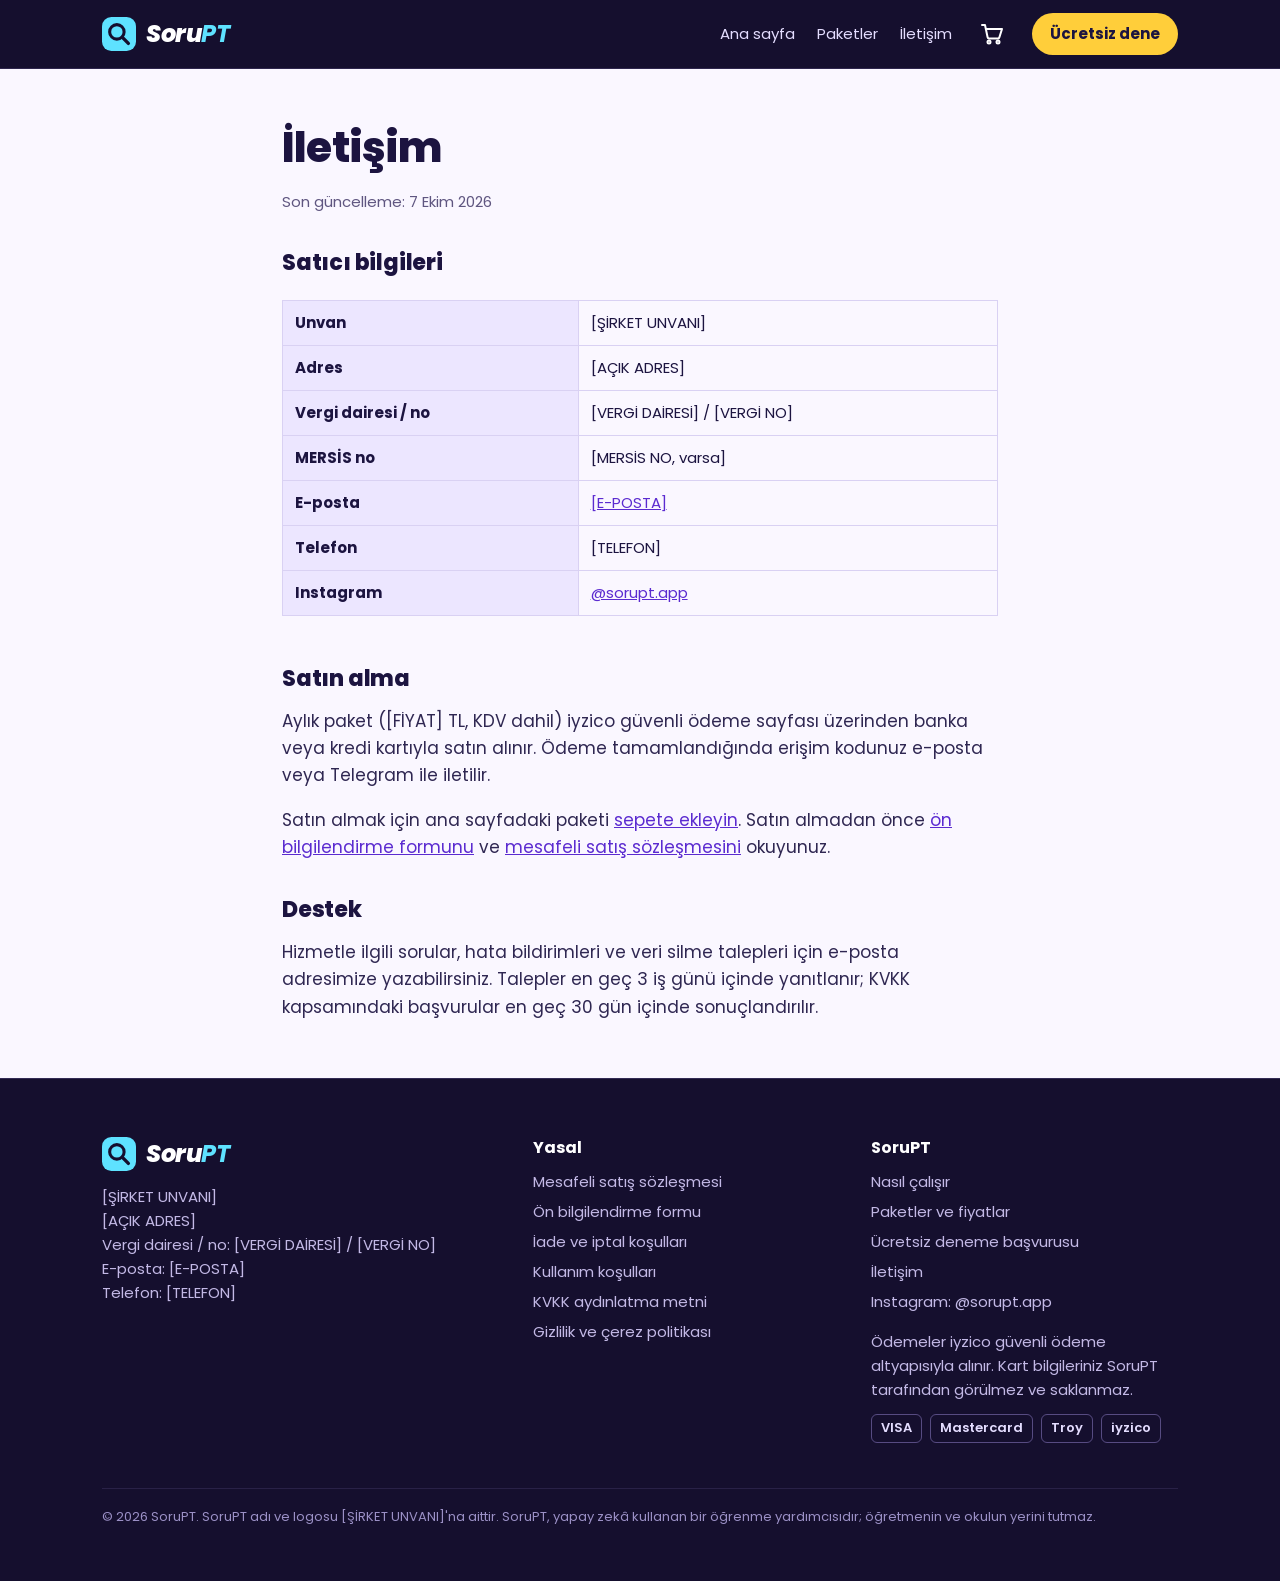
<file: iletisim.html>
<!doctype html>
<html lang="tr">
<head>
<meta charset="utf-8">
<meta name="viewport" content="width=device-width, initial-scale=1, viewport-fit=cover">
<title>İletişim | SoruPT</title>
<meta name="description" content="İletişim">
<link rel="icon" href="data:image/svg+xml,<svg viewBox='0 0 40 40' aria-hidden='true'><rect width='40' height='40' rx='11' fill='%235EE2FF'/><circle cx='17.5' cy='17.5' r='8.5' fill='none' stroke='%23150F2E' stroke-width='3.6'/><path d='M24 24l7 7' stroke='%23150F2E' stroke-width='4' stroke-linecap='round'/></svg>">
<link rel="preconnect" href="https://fonts.googleapis.com"><link rel="preconnect" href="https://fonts.gstatic.com" crossorigin>
<link href="https://fonts.googleapis.com/css2?family=Poppins:ital,wght@0,400;0,500;0,600;0,700;0,800;1,700;1,800&display=swap" rel="stylesheet">
<link rel="stylesheet" href="style.css">
</head>
<body class="yasal">
<header class="ust"><div class="wrap">
<a class="logo" href="index.html" aria-label="SoruPT ana sayfa"><svg viewBox="0 0 40 40" aria-hidden="true"><rect width="40" height="40" rx="11" fill="#5EE2FF"/><circle cx="17.5" cy="17.5" r="8.5" fill="none" stroke="#150F2E" stroke-width="3.6"/><path d="M24 24l7 7" stroke="#150F2E" stroke-width="4" stroke-linecap="round"/></svg><span>Soru<b>PT</b></span></a>
<nav class="menu" aria-label="Ana menü"><a href="index.html">Ana sayfa</a><a href="index.html#paketler">Paketler</a><a href="iletisim.html">İletişim</a></nav>
<a class="sepet-ikon" href="sepet.html" aria-label="Sepet"><svg viewBox="0 0 24 24" width="24" height="24" fill="none" stroke="currentColor" stroke-width="2" stroke-linecap="round" stroke-linejoin="round" aria-hidden="true"><circle cx="9" cy="20" r="1.5"/><circle cx="18" cy="20" r="1.5"/><path d="M2 3h3l2.6 12.2a1.5 1.5 0 0 0 1.5 1.2h8.8a1.5 1.5 0 0 0 1.5-1.1L22 7H6"/></svg></a>
<a class="btn" href="basvuru.html">Ücretsiz dene</a>
</div></header>
<main><h1>İletişim</h1><p class="tarih">Son güncelleme: 7 Ekim 2026</p><h2>Satıcı bilgileri</h2>
<div class="tablo"><table>
<tr><th>Unvan</th><td>[ŞİRKET UNVANI]</td></tr>
<tr><th>Adres</th><td>[AÇIK ADRES]</td></tr>
<tr><th>Vergi dairesi / no</th><td>[VERGİ DAİRESİ] / [VERGİ NO]</td></tr>
<tr><th>MERSİS no</th><td>[MERSİS NO, varsa]</td></tr>
<tr><th>E-posta</th><td><a href="mailto:[E-POSTA]">[E-POSTA]</a></td></tr>
<tr><th>Telefon</th><td>[TELEFON]</td></tr>
<tr><th>Instagram</th><td><a href="https://www.instagram.com/sorupt.app">@sorupt.app</a></td></tr>
</table></div>
<h2 id="satin-al">Satın alma</h2>
<p>Aylık paket ([FİYAT] TL, KDV dahil) iyzico güvenli ödeme sayfası üzerinden banka veya kredi kartıyla satın alınır. Ödeme tamamlandığında erişim kodunuz e-posta veya Telegram ile iletilir.</p>
<p>Satın almak için ana sayfadaki paketi <a href="sepet.html?ekle=aylik">sepete ekleyin</a>. Satın almadan önce <a href="on-bilgilendirme.html">ön bilgilendirme formunu</a> ve <a href="mesafeli-satis.html">mesafeli satış sözleşmesini</a> okuyunuz.</p>
<h2>Destek</h2>
<p>Hizmetle ilgili sorular, hata bildirimleri ve veri silme talepleri için e-posta adresimize yazabilirsiniz. Talepler en geç 3 iş günü içinde yanıtlanır; KVKK kapsamındaki başvurular en geç 30 gün içinde sonuçlandırılır.</p></main>
<footer><div class="wrap">
<div><a class="logo" href="index.html"><svg viewBox="0 0 40 40" aria-hidden="true"><rect width="40" height="40" rx="11" fill="#5EE2FF"/><circle cx="17.5" cy="17.5" r="8.5" fill="none" stroke="#150F2E" stroke-width="3.6"/><path d="M24 24l7 7" stroke="#150F2E" stroke-width="4" stroke-linecap="round"/></svg><span>Soru<b>PT</b></span></a>
<p style="margin:12px 0 0">[ŞİRKET UNVANI]<br>[AÇIK ADRES]<br>Vergi dairesi / no: [VERGİ DAİRESİ] / [VERGİ NO]<br>
E-posta: <a href="mailto:[E-POSTA]">[E-POSTA]</a><br>Telefon: [TELEFON]</p></div>
<div><h4>Yasal</h4><ul>
<li><a href="mesafeli-satis.html">Mesafeli satış sözleşmesi</a></li>
<li><a href="on-bilgilendirme.html">Ön bilgilendirme formu</a></li>
<li><a href="iade-iptal.html">İade ve iptal koşulları</a></li>
<li><a href="kullanim-kosullari.html">Kullanım koşulları</a></li>
<li><a href="kvkk.html">KVKK aydınlatma metni</a></li>
<li><a href="gizlilik.html">Gizlilik ve çerez politikası</a></li></ul></div>
<div><h4>SoruPT</h4><ul>
<li><a href="index.html#nasil">Nasıl çalışır</a></li><li><a href="index.html#paketler">Paketler ve fiyatlar</a></li>
<li><a href="basvuru.html">Ücretsiz deneme başvurusu</a></li><li><a href="iletisim.html">İletişim</a></li>
<li><a href="https://www.instagram.com/sorupt.app">Instagram: @sorupt.app</a></li></ul>
<p style="margin:16px 0 0">Ödemeler iyzico güvenli ödeme altyapısıyla alınır. Kart bilgileriniz SoruPT tarafından görülmez ve saklanmaz.</p>
<div class="kartlar" aria-label="Kabul edilen kartlar"><span>VISA</span><span>Mastercard</span><span>Troy</span><span>iyzico</span></div></div>
<p class="telif">© 2026 SoruPT. SoruPT adı ve logosu [ŞİRKET UNVANI]'na aittir. SoruPT, yapay zekâ kullanan bir öğrenme yardımcısıdır; öğretmenin ve okulun yerini tutmaz.</p>
</div></footer>
</body></html>
</file>
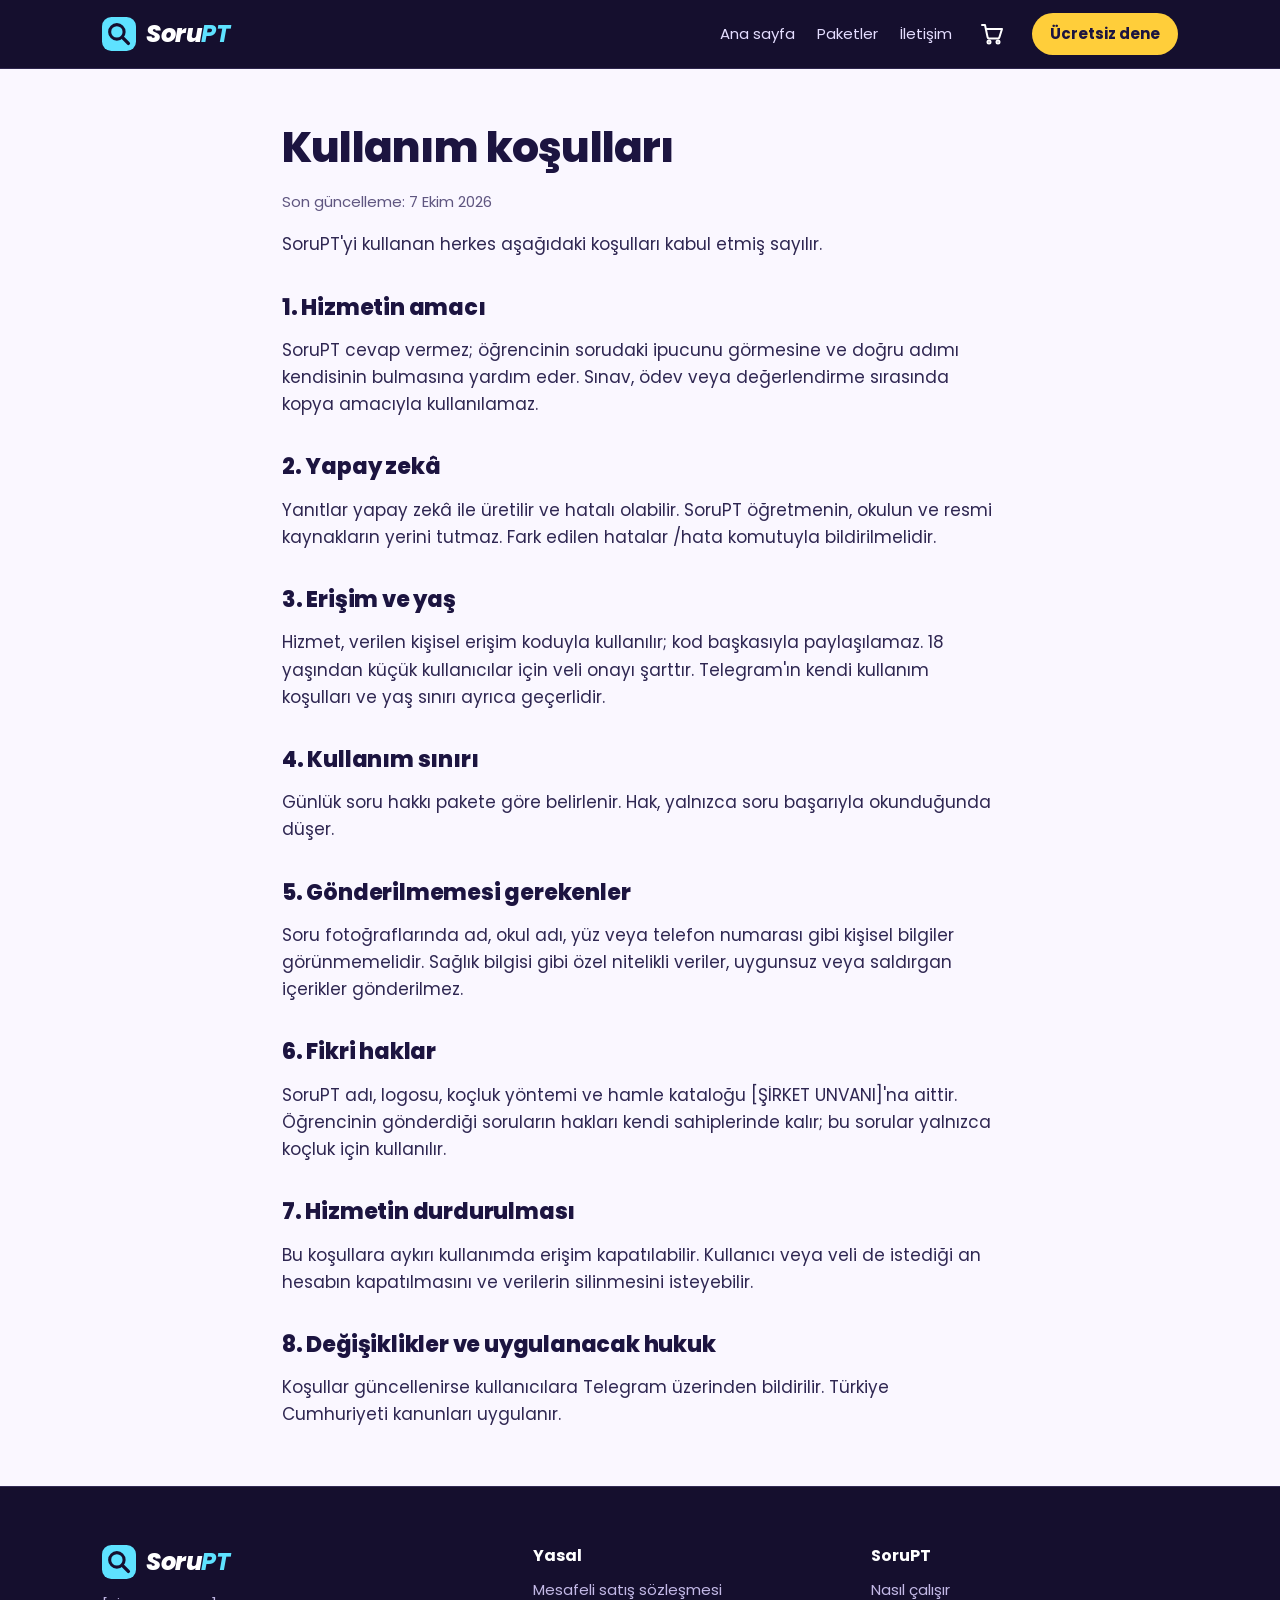
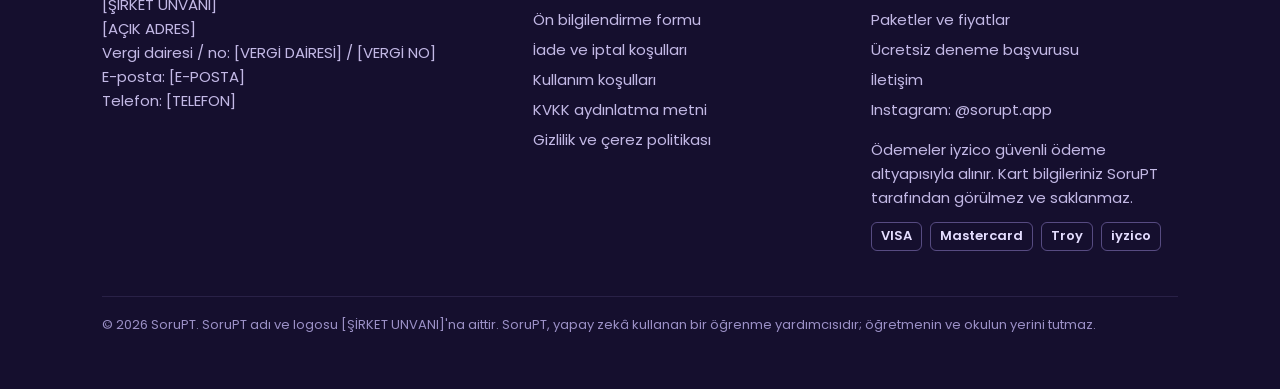
<file: kullanim-kosullari.html>
<!doctype html>
<html lang="tr">
<head>
<meta charset="utf-8">
<meta name="viewport" content="width=device-width, initial-scale=1, viewport-fit=cover">
<title>Kullanım koşulları | SoruPT</title>
<meta name="description" content="Kullanım koşulları">
<link rel="icon" href="data:image/svg+xml,<svg viewBox='0 0 40 40' aria-hidden='true'><rect width='40' height='40' rx='11' fill='%235EE2FF'/><circle cx='17.5' cy='17.5' r='8.5' fill='none' stroke='%23150F2E' stroke-width='3.6'/><path d='M24 24l7 7' stroke='%23150F2E' stroke-width='4' stroke-linecap='round'/></svg>">
<link rel="preconnect" href="https://fonts.googleapis.com"><link rel="preconnect" href="https://fonts.gstatic.com" crossorigin>
<link href="https://fonts.googleapis.com/css2?family=Poppins:ital,wght@0,400;0,500;0,600;0,700;0,800;1,700;1,800&display=swap" rel="stylesheet">
<link rel="stylesheet" href="style.css">
</head>
<body class="yasal">
<header class="ust"><div class="wrap">
<a class="logo" href="index.html" aria-label="SoruPT ana sayfa"><svg viewBox="0 0 40 40" aria-hidden="true"><rect width="40" height="40" rx="11" fill="#5EE2FF"/><circle cx="17.5" cy="17.5" r="8.5" fill="none" stroke="#150F2E" stroke-width="3.6"/><path d="M24 24l7 7" stroke="#150F2E" stroke-width="4" stroke-linecap="round"/></svg><span>Soru<b>PT</b></span></a>
<nav class="menu" aria-label="Ana menü"><a href="index.html">Ana sayfa</a><a href="index.html#paketler">Paketler</a><a href="iletisim.html">İletişim</a></nav>
<a class="sepet-ikon" href="sepet.html" aria-label="Sepet"><svg viewBox="0 0 24 24" width="24" height="24" fill="none" stroke="currentColor" stroke-width="2" stroke-linecap="round" stroke-linejoin="round" aria-hidden="true"><circle cx="9" cy="20" r="1.5"/><circle cx="18" cy="20" r="1.5"/><path d="M2 3h3l2.6 12.2a1.5 1.5 0 0 0 1.5 1.2h8.8a1.5 1.5 0 0 0 1.5-1.1L22 7H6"/></svg></a>
<a class="btn" href="basvuru.html">Ücretsiz dene</a>
</div></header>
<main><h1>Kullanım koşulları</h1><p class="tarih">Son güncelleme: 7 Ekim 2026</p>
<p>SoruPT'yi kullanan herkes aşağıdaki koşulları kabul etmiş sayılır.</p>
<h2>1. Hizmetin amacı</h2>
<p>SoruPT cevap vermez; öğrencinin sorudaki ipucunu görmesine ve doğru adımı kendisinin bulmasına yardım eder. Sınav, ödev veya değerlendirme sırasında kopya amacıyla kullanılamaz.</p>
<h2>2. Yapay zekâ</h2>
<p>Yanıtlar yapay zekâ ile üretilir ve hatalı olabilir. SoruPT öğretmenin, okulun ve resmi kaynakların yerini tutmaz. Fark edilen hatalar /hata komutuyla bildirilmelidir.</p>
<h2>3. Erişim ve yaş</h2>
<p>Hizmet, verilen kişisel erişim koduyla kullanılır; kod başkasıyla paylaşılamaz. 18 yaşından küçük kullanıcılar için veli onayı şarttır. Telegram'ın kendi kullanım koşulları ve yaş sınırı ayrıca geçerlidir.</p>
<h2>4. Kullanım sınırı</h2>
<p>Günlük soru hakkı pakete göre belirlenir. Hak, yalnızca soru başarıyla okunduğunda düşer.</p>
<h2>5. Gönderilmemesi gerekenler</h2>
<p>Soru fotoğraflarında ad, okul adı, yüz veya telefon numarası gibi kişisel bilgiler görünmemelidir. Sağlık bilgisi gibi özel nitelikli veriler, uygunsuz veya saldırgan içerikler gönderilmez.</p>
<h2>6. Fikri haklar</h2>
<p>SoruPT adı, logosu, koçluk yöntemi ve hamle kataloğu [ŞİRKET UNVANI]'na aittir. Öğrencinin gönderdiği soruların hakları kendi sahiplerinde kalır; bu sorular yalnızca koçluk için kullanılır.</p>
<h2>7. Hizmetin durdurulması</h2>
<p>Bu koşullara aykırı kullanımda erişim kapatılabilir. Kullanıcı veya veli de istediği an hesabın kapatılmasını ve verilerin silinmesini isteyebilir.</p>
<h2>8. Değişiklikler ve uygulanacak hukuk</h2>
<p>Koşullar güncellenirse kullanıcılara Telegram üzerinden bildirilir. Türkiye Cumhuriyeti kanunları uygulanır.</p>
</main>
<footer><div class="wrap">
<div><a class="logo" href="index.html"><svg viewBox="0 0 40 40" aria-hidden="true"><rect width="40" height="40" rx="11" fill="#5EE2FF"/><circle cx="17.5" cy="17.5" r="8.5" fill="none" stroke="#150F2E" stroke-width="3.6"/><path d="M24 24l7 7" stroke="#150F2E" stroke-width="4" stroke-linecap="round"/></svg><span>Soru<b>PT</b></span></a>
<p style="margin:12px 0 0">[ŞİRKET UNVANI]<br>[AÇIK ADRES]<br>Vergi dairesi / no: [VERGİ DAİRESİ] / [VERGİ NO]<br>
E-posta: <a href="mailto:[E-POSTA]">[E-POSTA]</a><br>Telefon: [TELEFON]</p></div>
<div><h4>Yasal</h4><ul>
<li><a href="mesafeli-satis.html">Mesafeli satış sözleşmesi</a></li>
<li><a href="on-bilgilendirme.html">Ön bilgilendirme formu</a></li>
<li><a href="iade-iptal.html">İade ve iptal koşulları</a></li>
<li><a href="kullanim-kosullari.html">Kullanım koşulları</a></li>
<li><a href="kvkk.html">KVKK aydınlatma metni</a></li>
<li><a href="gizlilik.html">Gizlilik ve çerez politikası</a></li></ul></div>
<div><h4>SoruPT</h4><ul>
<li><a href="index.html#nasil">Nasıl çalışır</a></li><li><a href="index.html#paketler">Paketler ve fiyatlar</a></li>
<li><a href="basvuru.html">Ücretsiz deneme başvurusu</a></li><li><a href="iletisim.html">İletişim</a></li>
<li><a href="https://www.instagram.com/sorupt.app">Instagram: @sorupt.app</a></li></ul>
<p style="margin:16px 0 0">Ödemeler iyzico güvenli ödeme altyapısıyla alınır. Kart bilgileriniz SoruPT tarafından görülmez ve saklanmaz.</p>
<div class="kartlar" aria-label="Kabul edilen kartlar"><span>VISA</span><span>Mastercard</span><span>Troy</span><span>iyzico</span></div></div>
<p class="telif">© 2026 SoruPT. SoruPT adı ve logosu [ŞİRKET UNVANI]'na aittir. SoruPT, yapay zekâ kullanan bir öğrenme yardımcısıdır; öğretmenin ve okulun yerini tutmaz.</p>
</div></footer>
</body></html>
</file>
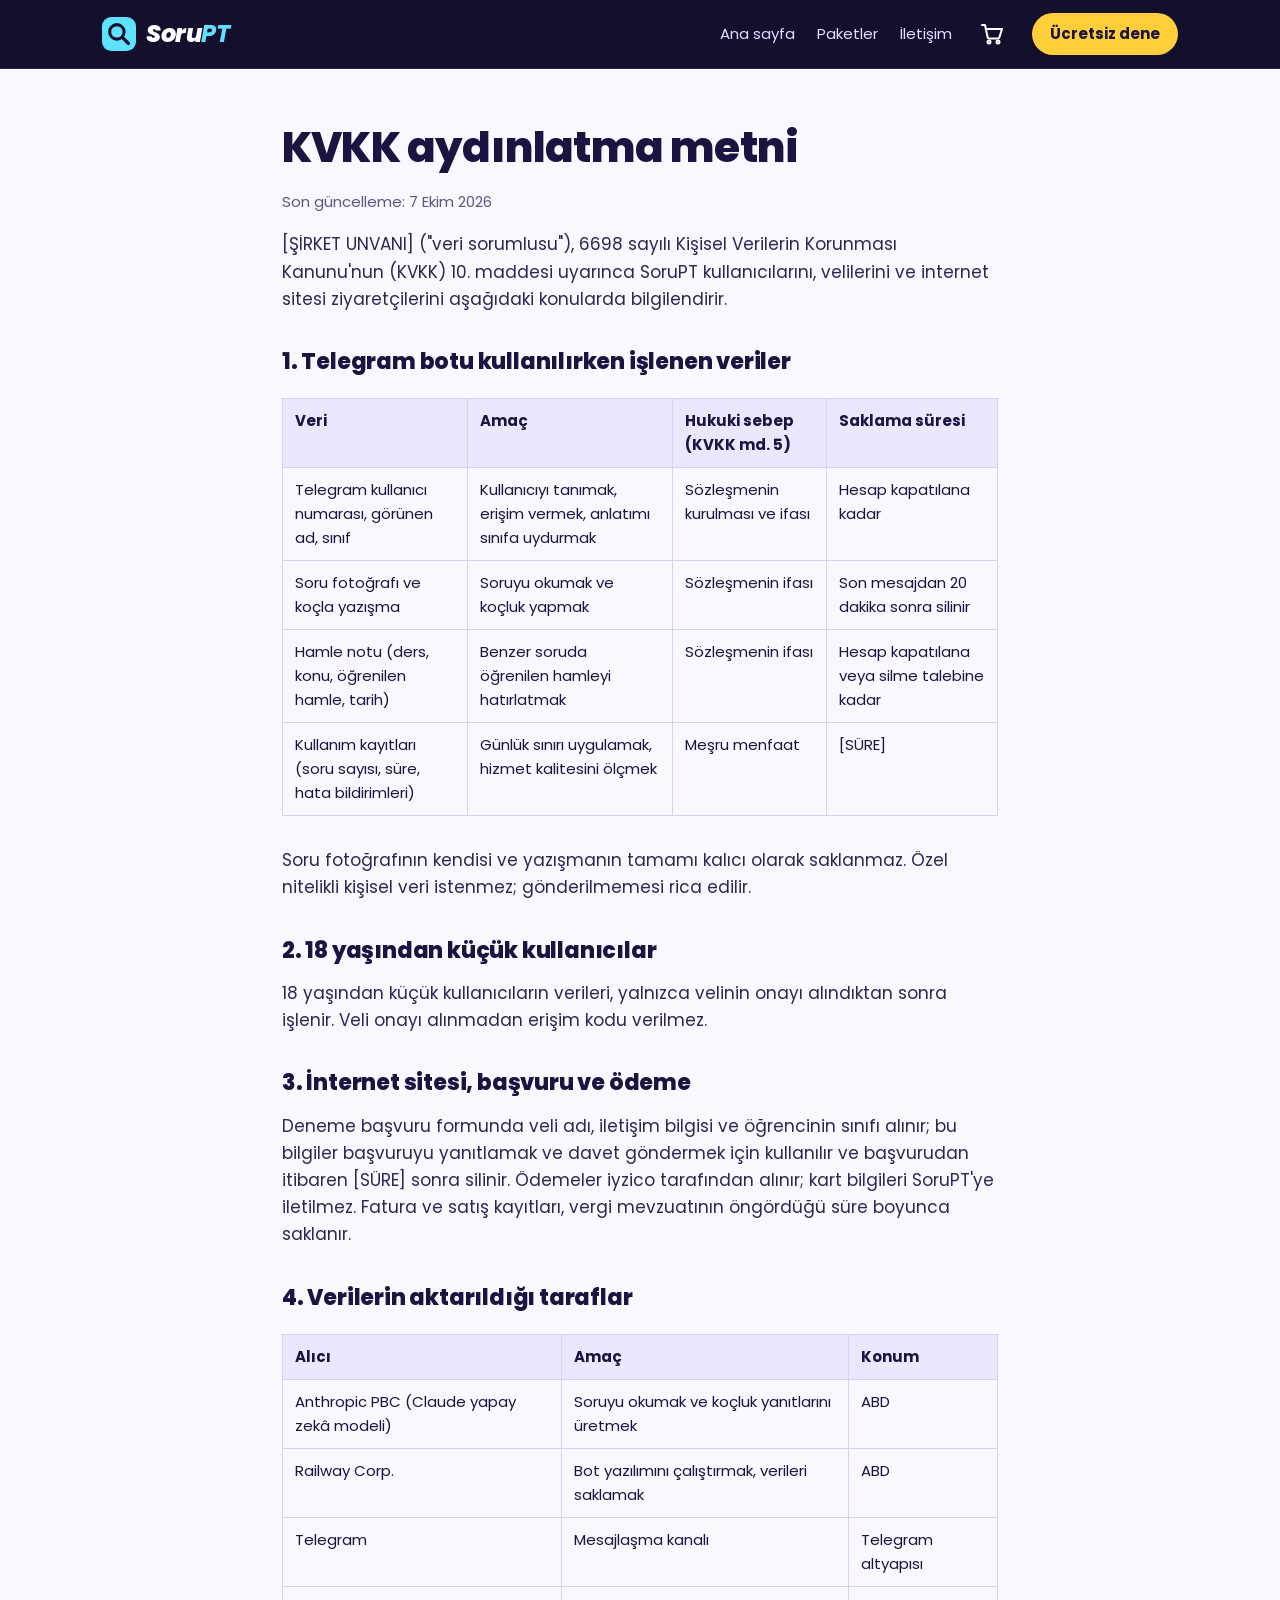
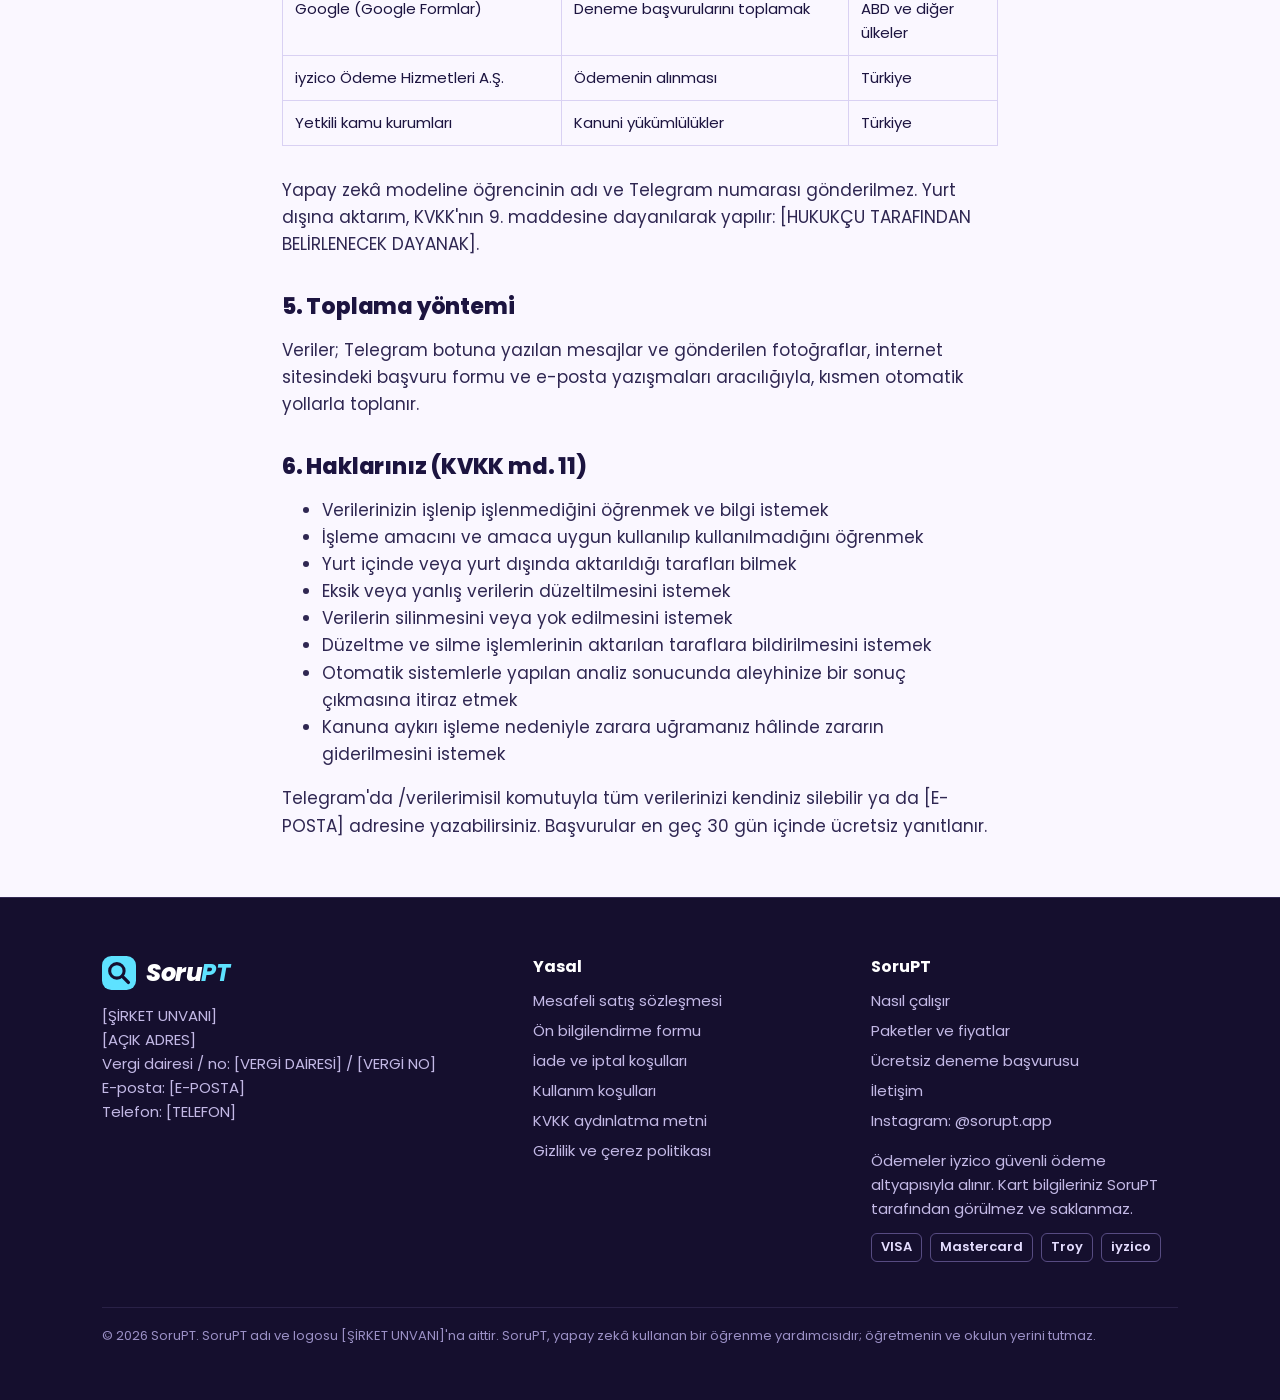
<file: kvkk.html>
<!doctype html>
<html lang="tr">
<head>
<meta charset="utf-8">
<meta name="viewport" content="width=device-width, initial-scale=1, viewport-fit=cover">
<title>KVKK aydınlatma metni | SoruPT</title>
<meta name="description" content="KVKK aydınlatma metni">
<link rel="icon" href="data:image/svg+xml,<svg viewBox='0 0 40 40' aria-hidden='true'><rect width='40' height='40' rx='11' fill='%235EE2FF'/><circle cx='17.5' cy='17.5' r='8.5' fill='none' stroke='%23150F2E' stroke-width='3.6'/><path d='M24 24l7 7' stroke='%23150F2E' stroke-width='4' stroke-linecap='round'/></svg>">
<link rel="preconnect" href="https://fonts.googleapis.com"><link rel="preconnect" href="https://fonts.gstatic.com" crossorigin>
<link href="https://fonts.googleapis.com/css2?family=Poppins:ital,wght@0,400;0,500;0,600;0,700;0,800;1,700;1,800&display=swap" rel="stylesheet">
<link rel="stylesheet" href="style.css">
</head>
<body class="yasal">
<header class="ust"><div class="wrap">
<a class="logo" href="index.html" aria-label="SoruPT ana sayfa"><svg viewBox="0 0 40 40" aria-hidden="true"><rect width="40" height="40" rx="11" fill="#5EE2FF"/><circle cx="17.5" cy="17.5" r="8.5" fill="none" stroke="#150F2E" stroke-width="3.6"/><path d="M24 24l7 7" stroke="#150F2E" stroke-width="4" stroke-linecap="round"/></svg><span>Soru<b>PT</b></span></a>
<nav class="menu" aria-label="Ana menü"><a href="index.html">Ana sayfa</a><a href="index.html#paketler">Paketler</a><a href="iletisim.html">İletişim</a></nav>
<a class="sepet-ikon" href="sepet.html" aria-label="Sepet"><svg viewBox="0 0 24 24" width="24" height="24" fill="none" stroke="currentColor" stroke-width="2" stroke-linecap="round" stroke-linejoin="round" aria-hidden="true"><circle cx="9" cy="20" r="1.5"/><circle cx="18" cy="20" r="1.5"/><path d="M2 3h3l2.6 12.2a1.5 1.5 0 0 0 1.5 1.2h8.8a1.5 1.5 0 0 0 1.5-1.1L22 7H6"/></svg></a>
<a class="btn" href="basvuru.html">Ücretsiz dene</a>
</div></header>
<main><h1>KVKK aydınlatma metni</h1><p class="tarih">Son güncelleme: 7 Ekim 2026</p>
<p>[ŞİRKET UNVANI] ("veri sorumlusu"), 6698 sayılı Kişisel Verilerin Korunması Kanunu'nun (KVKK) 10. maddesi uyarınca SoruPT kullanıcılarını, velilerini ve internet sitesi ziyaretçilerini aşağıdaki konularda bilgilendirir.</p>
<h2>1. Telegram botu kullanılırken işlenen veriler</h2>
<div class="tablo"><table>
<tr><th>Veri</th><th>Amaç</th><th>Hukuki sebep (KVKK md. 5)</th><th>Saklama süresi</th></tr>
<tr><td>Telegram kullanıcı numarası, görünen ad, sınıf</td><td>Kullanıcıyı tanımak, erişim vermek, anlatımı sınıfa uydurmak</td><td>Sözleşmenin kurulması ve ifası</td><td>Hesap kapatılana kadar</td></tr>
<tr><td>Soru fotoğrafı ve koçla yazışma</td><td>Soruyu okumak ve koçluk yapmak</td><td>Sözleşmenin ifası</td><td>Son mesajdan 20 dakika sonra silinir</td></tr>
<tr><td>Hamle notu (ders, konu, öğrenilen hamle, tarih)</td><td>Benzer soruda öğrenilen hamleyi hatırlatmak</td><td>Sözleşmenin ifası</td><td>Hesap kapatılana veya silme talebine kadar</td></tr>
<tr><td>Kullanım kayıtları (soru sayısı, süre, hata bildirimleri)</td><td>Günlük sınırı uygulamak, hizmet kalitesini ölçmek</td><td>Meşru menfaat</td><td>[SÜRE]</td></tr>
</table></div>
<p>Soru fotoğrafının kendisi ve yazışmanın tamamı kalıcı olarak saklanmaz. Özel nitelikli kişisel veri istenmez; gönderilmemesi rica edilir.</p>
<h2>2. 18 yaşından küçük kullanıcılar</h2>
<p>18 yaşından küçük kullanıcıların verileri, yalnızca velinin onayı alındıktan sonra işlenir. Veli onayı alınmadan erişim kodu verilmez.</p>
<h2>3. İnternet sitesi, başvuru ve ödeme</h2>
<p>Deneme başvuru formunda veli adı, iletişim bilgisi ve öğrencinin sınıfı alınır; bu bilgiler başvuruyu yanıtlamak ve davet göndermek için kullanılır ve başvurudan itibaren [SÜRE] sonra silinir. Ödemeler iyzico tarafından alınır; kart bilgileri SoruPT'ye iletilmez. Fatura ve satış kayıtları, vergi mevzuatının öngördüğü süre boyunca saklanır.</p>
<h2>4. Verilerin aktarıldığı taraflar</h2>
<div class="tablo"><table>
<tr><th>Alıcı</th><th>Amaç</th><th>Konum</th></tr>
<tr><td>Anthropic PBC (Claude yapay zekâ modeli)</td><td>Soruyu okumak ve koçluk yanıtlarını üretmek</td><td>ABD</td></tr>
<tr><td>Railway Corp.</td><td>Bot yazılımını çalıştırmak, verileri saklamak</td><td>ABD</td></tr>
<tr><td>Telegram</td><td>Mesajlaşma kanalı</td><td>Telegram altyapısı</td></tr>
<tr><td>Google (Google Formlar)</td><td>Deneme başvurularını toplamak</td><td>ABD ve diğer ülkeler</td></tr>
<tr><td>iyzico Ödeme Hizmetleri A.Ş.</td><td>Ödemenin alınması</td><td>Türkiye</td></tr>
<tr><td>Yetkili kamu kurumları</td><td>Kanuni yükümlülükler</td><td>Türkiye</td></tr>
</table></div>
<p>Yapay zekâ modeline öğrencinin adı ve Telegram numarası gönderilmez. Yurt dışına aktarım, KVKK'nın 9. maddesine dayanılarak yapılır: [HUKUKÇU TARAFINDAN BELİRLENECEK DAYANAK].</p>
<h2>5. Toplama yöntemi</h2>
<p>Veriler; Telegram botuna yazılan mesajlar ve gönderilen fotoğraflar, internet sitesindeki başvuru formu ve e-posta yazışmaları aracılığıyla, kısmen otomatik yollarla toplanır.</p>
<h2>6. Haklarınız (KVKK md. 11)</h2>
<ul>
<li>Verilerinizin işlenip işlenmediğini öğrenmek ve bilgi istemek</li>
<li>İşleme amacını ve amaca uygun kullanılıp kullanılmadığını öğrenmek</li>
<li>Yurt içinde veya yurt dışında aktarıldığı tarafları bilmek</li>
<li>Eksik veya yanlış verilerin düzeltilmesini istemek</li>
<li>Verilerin silinmesini veya yok edilmesini istemek</li>
<li>Düzeltme ve silme işlemlerinin aktarılan taraflara bildirilmesini istemek</li>
<li>Otomatik sistemlerle yapılan analiz sonucunda aleyhinize bir sonuç çıkmasına itiraz etmek</li>
<li>Kanuna aykırı işleme nedeniyle zarara uğramanız hâlinde zararın giderilmesini istemek</li>
</ul>
<p>Telegram'da /verilerimisil komutuyla tüm verilerinizi kendiniz silebilir ya da [E-POSTA] adresine yazabilirsiniz. Başvurular en geç 30 gün içinde ücretsiz yanıtlanır.</p>
</main>
<footer><div class="wrap">
<div><a class="logo" href="index.html"><svg viewBox="0 0 40 40" aria-hidden="true"><rect width="40" height="40" rx="11" fill="#5EE2FF"/><circle cx="17.5" cy="17.5" r="8.5" fill="none" stroke="#150F2E" stroke-width="3.6"/><path d="M24 24l7 7" stroke="#150F2E" stroke-width="4" stroke-linecap="round"/></svg><span>Soru<b>PT</b></span></a>
<p style="margin:12px 0 0">[ŞİRKET UNVANI]<br>[AÇIK ADRES]<br>Vergi dairesi / no: [VERGİ DAİRESİ] / [VERGİ NO]<br>
E-posta: <a href="mailto:[E-POSTA]">[E-POSTA]</a><br>Telefon: [TELEFON]</p></div>
<div><h4>Yasal</h4><ul>
<li><a href="mesafeli-satis.html">Mesafeli satış sözleşmesi</a></li>
<li><a href="on-bilgilendirme.html">Ön bilgilendirme formu</a></li>
<li><a href="iade-iptal.html">İade ve iptal koşulları</a></li>
<li><a href="kullanim-kosullari.html">Kullanım koşulları</a></li>
<li><a href="kvkk.html">KVKK aydınlatma metni</a></li>
<li><a href="gizlilik.html">Gizlilik ve çerez politikası</a></li></ul></div>
<div><h4>SoruPT</h4><ul>
<li><a href="index.html#nasil">Nasıl çalışır</a></li><li><a href="index.html#paketler">Paketler ve fiyatlar</a></li>
<li><a href="basvuru.html">Ücretsiz deneme başvurusu</a></li><li><a href="iletisim.html">İletişim</a></li>
<li><a href="https://www.instagram.com/sorupt.app">Instagram: @sorupt.app</a></li></ul>
<p style="margin:16px 0 0">Ödemeler iyzico güvenli ödeme altyapısıyla alınır. Kart bilgileriniz SoruPT tarafından görülmez ve saklanmaz.</p>
<div class="kartlar" aria-label="Kabul edilen kartlar"><span>VISA</span><span>Mastercard</span><span>Troy</span><span>iyzico</span></div></div>
<p class="telif">© 2026 SoruPT. SoruPT adı ve logosu [ŞİRKET UNVANI]'na aittir. SoruPT, yapay zekâ kullanan bir öğrenme yardımcısıdır; öğretmenin ve okulun yerini tutmaz.</p>
</div></footer>
</body></html>
</file>
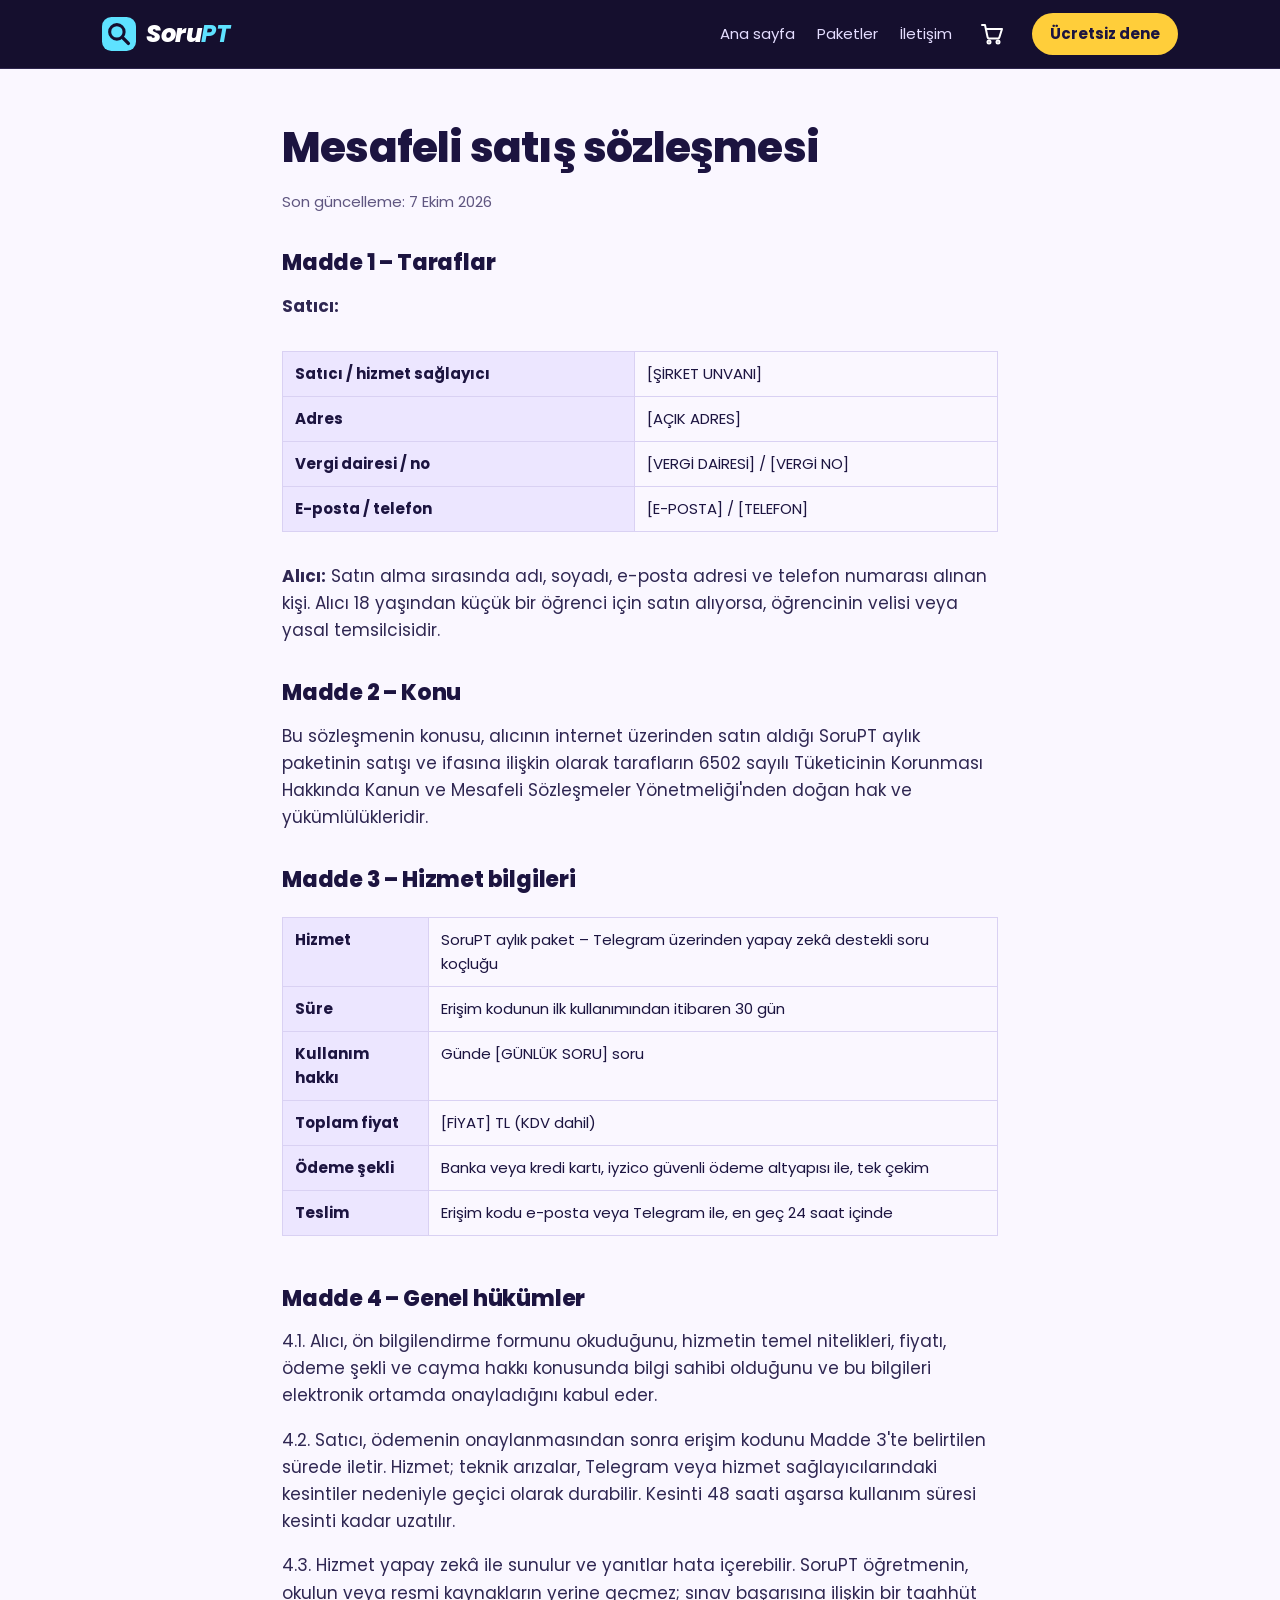
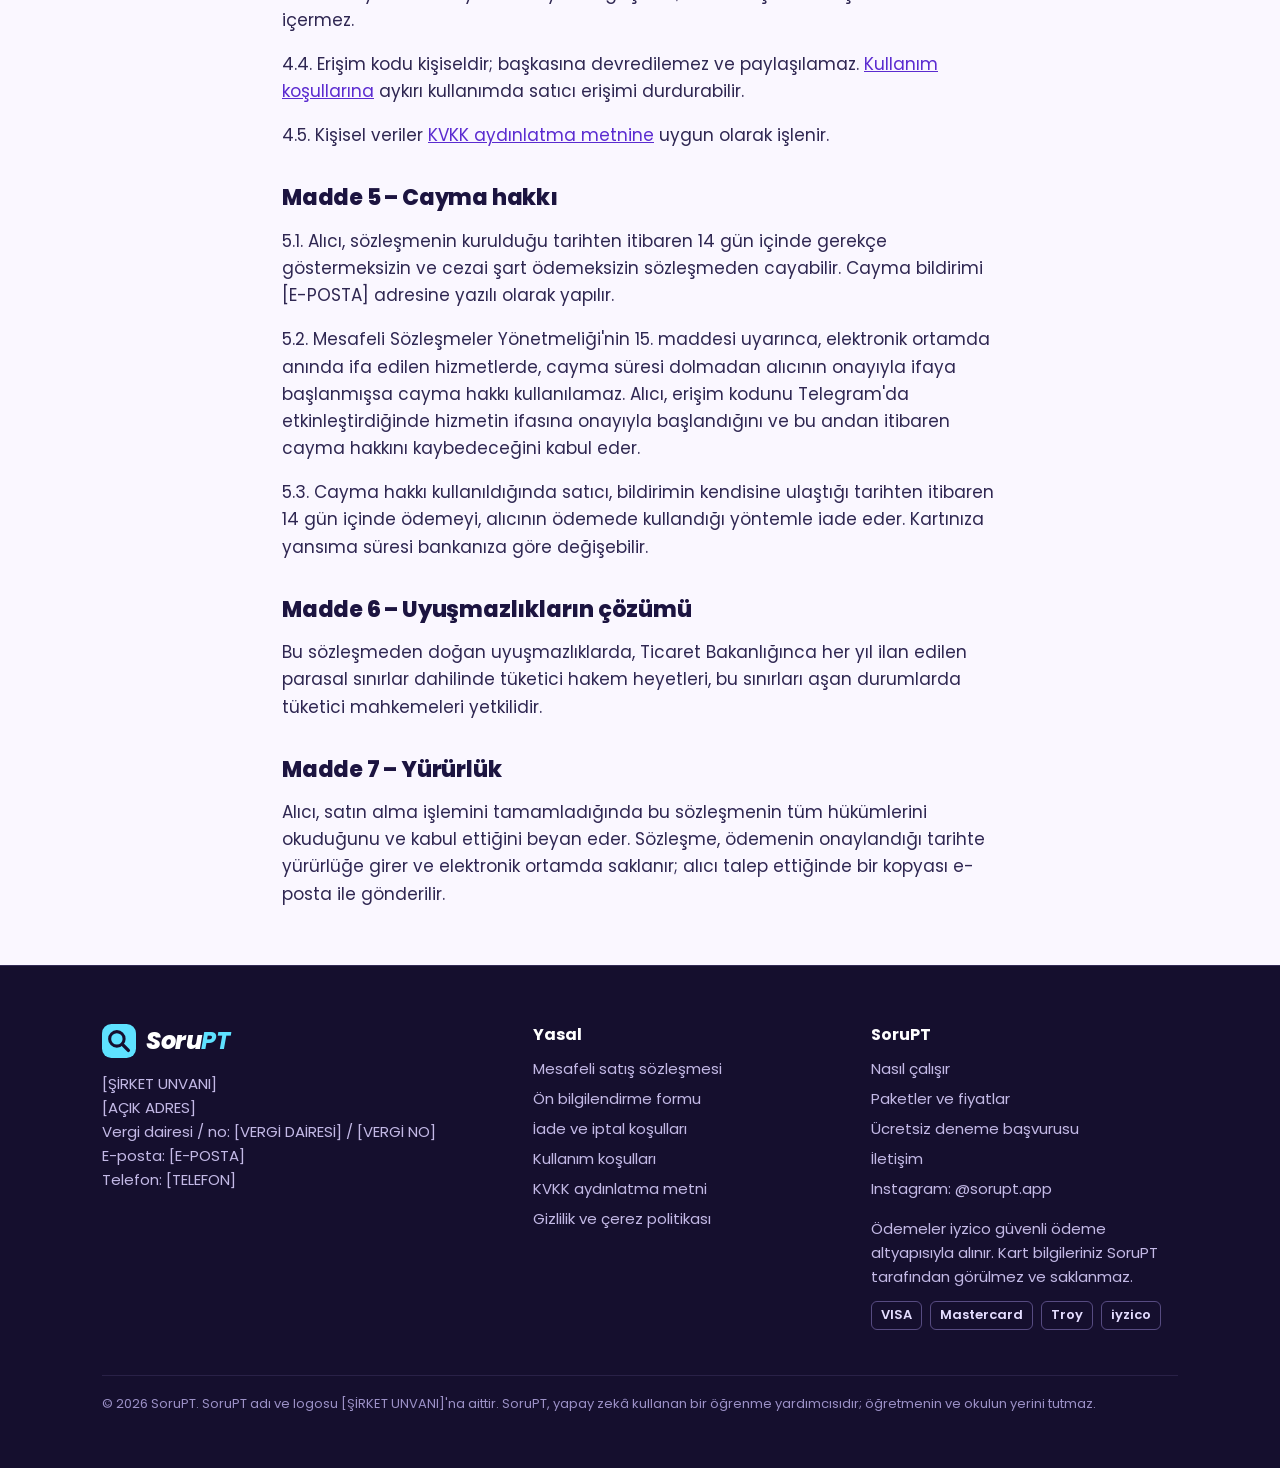
<file: mesafeli-satis.html>
<!doctype html>
<html lang="tr">
<head>
<meta charset="utf-8">
<meta name="viewport" content="width=device-width, initial-scale=1, viewport-fit=cover">
<title>Mesafeli satış sözleşmesi | SoruPT</title>
<meta name="description" content="Mesafeli satış sözleşmesi">
<link rel="icon" href="data:image/svg+xml,<svg viewBox='0 0 40 40' aria-hidden='true'><rect width='40' height='40' rx='11' fill='%235EE2FF'/><circle cx='17.5' cy='17.5' r='8.5' fill='none' stroke='%23150F2E' stroke-width='3.6'/><path d='M24 24l7 7' stroke='%23150F2E' stroke-width='4' stroke-linecap='round'/></svg>">
<link rel="preconnect" href="https://fonts.googleapis.com"><link rel="preconnect" href="https://fonts.gstatic.com" crossorigin>
<link href="https://fonts.googleapis.com/css2?family=Poppins:ital,wght@0,400;0,500;0,600;0,700;0,800;1,700;1,800&display=swap" rel="stylesheet">
<link rel="stylesheet" href="style.css">
</head>
<body class="yasal">
<header class="ust"><div class="wrap">
<a class="logo" href="index.html" aria-label="SoruPT ana sayfa"><svg viewBox="0 0 40 40" aria-hidden="true"><rect width="40" height="40" rx="11" fill="#5EE2FF"/><circle cx="17.5" cy="17.5" r="8.5" fill="none" stroke="#150F2E" stroke-width="3.6"/><path d="M24 24l7 7" stroke="#150F2E" stroke-width="4" stroke-linecap="round"/></svg><span>Soru<b>PT</b></span></a>
<nav class="menu" aria-label="Ana menü"><a href="index.html">Ana sayfa</a><a href="index.html#paketler">Paketler</a><a href="iletisim.html">İletişim</a></nav>
<a class="sepet-ikon" href="sepet.html" aria-label="Sepet"><svg viewBox="0 0 24 24" width="24" height="24" fill="none" stroke="currentColor" stroke-width="2" stroke-linecap="round" stroke-linejoin="round" aria-hidden="true"><circle cx="9" cy="20" r="1.5"/><circle cx="18" cy="20" r="1.5"/><path d="M2 3h3l2.6 12.2a1.5 1.5 0 0 0 1.5 1.2h8.8a1.5 1.5 0 0 0 1.5-1.1L22 7H6"/></svg></a>
<a class="btn" href="basvuru.html">Ücretsiz dene</a>
</div></header>
<main><h1>Mesafeli satış sözleşmesi</h1><p class="tarih">Son güncelleme: 7 Ekim 2026</p>
<h2>Madde 1 – Taraflar</h2>
<p><strong>Satıcı:</strong></p><div class="tablo"><table>
<tr><th>Satıcı / hizmet sağlayıcı</th><td>[ŞİRKET UNVANI]</td></tr>
<tr><th>Adres</th><td>[AÇIK ADRES]</td></tr>
<tr><th>Vergi dairesi / no</th><td>[VERGİ DAİRESİ] / [VERGİ NO]</td></tr>
<tr><th>E-posta / telefon</th><td>[E-POSTA] / [TELEFON]</td></tr>
</table></div>
<p><strong>Alıcı:</strong> Satın alma sırasında adı, soyadı, e-posta adresi ve telefon numarası alınan kişi. Alıcı 18 yaşından küçük bir öğrenci için satın alıyorsa, öğrencinin velisi veya yasal temsilcisidir.</p>
<h2>Madde 2 – Konu</h2>
<p>Bu sözleşmenin konusu, alıcının internet üzerinden satın aldığı SoruPT aylık paketinin satışı ve ifasına ilişkin olarak tarafların 6502 sayılı Tüketicinin Korunması Hakkında Kanun ve Mesafeli Sözleşmeler Yönetmeliği'nden doğan hak ve yükümlülükleridir.</p>
<h2>Madde 3 – Hizmet bilgileri</h2>
<div class="tablo"><table>
<tr><th>Hizmet</th><td>SoruPT aylık paket – Telegram üzerinden yapay zekâ destekli soru koçluğu</td></tr>
<tr><th>Süre</th><td>Erişim kodunun ilk kullanımından itibaren 30 gün</td></tr>
<tr><th>Kullanım hakkı</th><td>Günde [GÜNLÜK SORU] soru</td></tr>
<tr><th>Toplam fiyat</th><td>[FİYAT] TL (KDV dahil)</td></tr>
<tr><th>Ödeme şekli</th><td>Banka veya kredi kartı, iyzico güvenli ödeme altyapısı ile, tek çekim</td></tr>
<tr><th>Teslim</th><td>Erişim kodu e-posta veya Telegram ile, en geç 24 saat içinde</td></tr>
</table></div>
<h2>Madde 4 – Genel hükümler</h2>
<p>4.1. Alıcı, ön bilgilendirme formunu okuduğunu, hizmetin temel nitelikleri, fiyatı, ödeme şekli ve cayma hakkı konusunda bilgi sahibi olduğunu ve bu bilgileri elektronik ortamda onayladığını kabul eder.</p>
<p>4.2. Satıcı, ödemenin onaylanmasından sonra erişim kodunu Madde 3'te belirtilen sürede iletir. Hizmet; teknik arızalar, Telegram veya hizmet sağlayıcılarındaki kesintiler nedeniyle geçici olarak durabilir. Kesinti 48 saati aşarsa kullanım süresi kesinti kadar uzatılır.</p>
<p>4.3. Hizmet yapay zekâ ile sunulur ve yanıtlar hata içerebilir. SoruPT öğretmenin, okulun veya resmi kaynakların yerine geçmez; sınav başarısına ilişkin bir taahhüt içermez.</p>
<p>4.4. Erişim kodu kişiseldir; başkasına devredilemez ve paylaşılamaz. <a href="kullanim-kosullari.html">Kullanım koşullarına</a> aykırı kullanımda satıcı erişimi durdurabilir.</p>
<p>4.5. Kişisel veriler <a href="kvkk.html">KVKK aydınlatma metnine</a> uygun olarak işlenir.</p>
<h2>Madde 5 – Cayma hakkı</h2>
<p>5.1. Alıcı, sözleşmenin kurulduğu tarihten itibaren 14 gün içinde gerekçe göstermeksizin ve cezai şart ödemeksizin sözleşmeden cayabilir. Cayma bildirimi [E-POSTA] adresine yazılı olarak yapılır.</p>
<p>5.2. Mesafeli Sözleşmeler Yönetmeliği'nin 15. maddesi uyarınca, elektronik ortamda anında ifa edilen hizmetlerde, cayma süresi dolmadan alıcının onayıyla ifaya başlanmışsa cayma hakkı kullanılamaz. Alıcı, erişim kodunu Telegram'da etkinleştirdiğinde hizmetin ifasına onayıyla başlandığını ve bu andan itibaren cayma hakkını kaybedeceğini kabul eder.</p>
<p>5.3. Cayma hakkı kullanıldığında satıcı, bildirimin kendisine ulaştığı tarihten itibaren 14 gün içinde ödemeyi, alıcının ödemede kullandığı yöntemle iade eder. Kartınıza yansıma süresi bankanıza göre değişebilir.</p>
<h2>Madde 6 – Uyuşmazlıkların çözümü</h2>
<p>Bu sözleşmeden doğan uyuşmazlıklarda, Ticaret Bakanlığınca her yıl ilan edilen parasal sınırlar dahilinde tüketici hakem heyetleri, bu sınırları aşan durumlarda tüketici mahkemeleri yetkilidir.</p>
<h2>Madde 7 – Yürürlük</h2>
<p>Alıcı, satın alma işlemini tamamladığında bu sözleşmenin tüm hükümlerini okuduğunu ve kabul ettiğini beyan eder. Sözleşme, ödemenin onaylandığı tarihte yürürlüğe girer ve elektronik ortamda saklanır; alıcı talep ettiğinde bir kopyası e-posta ile gönderilir.</p>
</main>
<footer><div class="wrap">
<div><a class="logo" href="index.html"><svg viewBox="0 0 40 40" aria-hidden="true"><rect width="40" height="40" rx="11" fill="#5EE2FF"/><circle cx="17.5" cy="17.5" r="8.5" fill="none" stroke="#150F2E" stroke-width="3.6"/><path d="M24 24l7 7" stroke="#150F2E" stroke-width="4" stroke-linecap="round"/></svg><span>Soru<b>PT</b></span></a>
<p style="margin:12px 0 0">[ŞİRKET UNVANI]<br>[AÇIK ADRES]<br>Vergi dairesi / no: [VERGİ DAİRESİ] / [VERGİ NO]<br>
E-posta: <a href="mailto:[E-POSTA]">[E-POSTA]</a><br>Telefon: [TELEFON]</p></div>
<div><h4>Yasal</h4><ul>
<li><a href="mesafeli-satis.html">Mesafeli satış sözleşmesi</a></li>
<li><a href="on-bilgilendirme.html">Ön bilgilendirme formu</a></li>
<li><a href="iade-iptal.html">İade ve iptal koşulları</a></li>
<li><a href="kullanim-kosullari.html">Kullanım koşulları</a></li>
<li><a href="kvkk.html">KVKK aydınlatma metni</a></li>
<li><a href="gizlilik.html">Gizlilik ve çerez politikası</a></li></ul></div>
<div><h4>SoruPT</h4><ul>
<li><a href="index.html#nasil">Nasıl çalışır</a></li><li><a href="index.html#paketler">Paketler ve fiyatlar</a></li>
<li><a href="basvuru.html">Ücretsiz deneme başvurusu</a></li><li><a href="iletisim.html">İletişim</a></li>
<li><a href="https://www.instagram.com/sorupt.app">Instagram: @sorupt.app</a></li></ul>
<p style="margin:16px 0 0">Ödemeler iyzico güvenli ödeme altyapısıyla alınır. Kart bilgileriniz SoruPT tarafından görülmez ve saklanmaz.</p>
<div class="kartlar" aria-label="Kabul edilen kartlar"><span>VISA</span><span>Mastercard</span><span>Troy</span><span>iyzico</span></div></div>
<p class="telif">© 2026 SoruPT. SoruPT adı ve logosu [ŞİRKET UNVANI]'na aittir. SoruPT, yapay zekâ kullanan bir öğrenme yardımcısıdır; öğretmenin ve okulun yerini tutmaz.</p>
</div></footer>
</body></html>
</file>
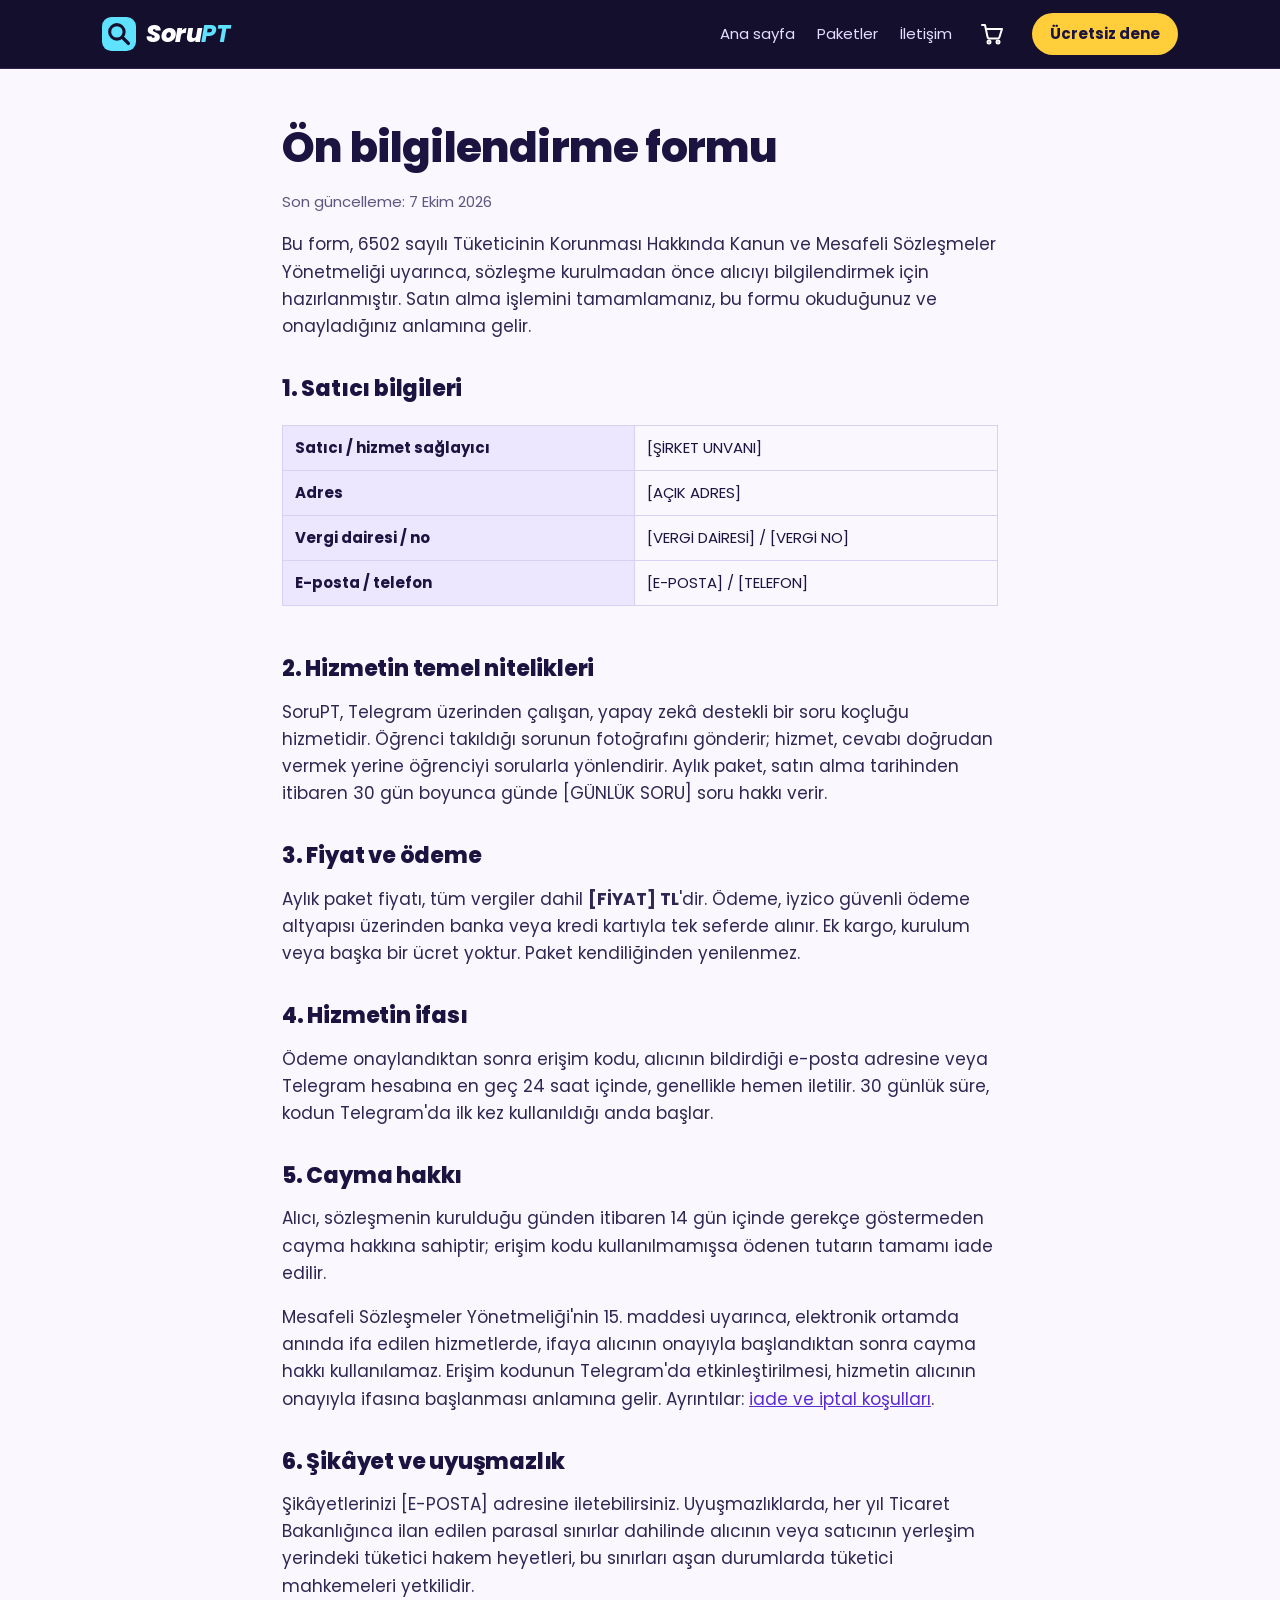
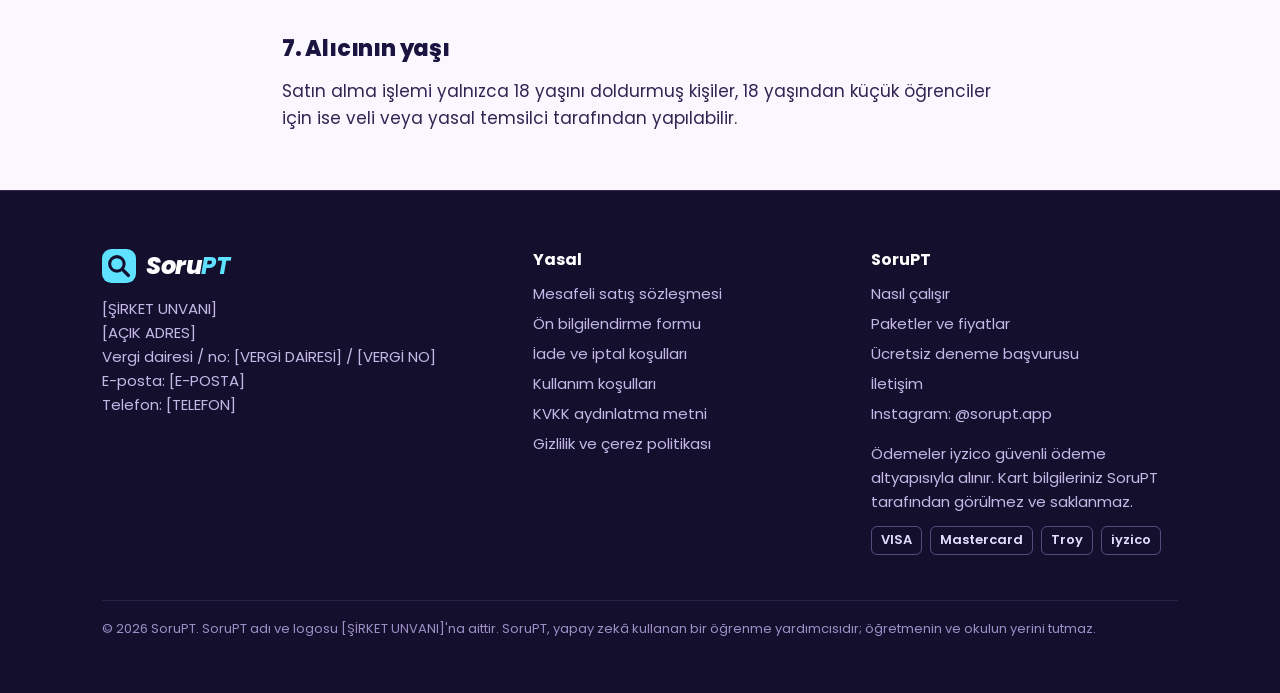
<file: on-bilgilendirme.html>
<!doctype html>
<html lang="tr">
<head>
<meta charset="utf-8">
<meta name="viewport" content="width=device-width, initial-scale=1, viewport-fit=cover">
<title>Ön bilgilendirme formu | SoruPT</title>
<meta name="description" content="Ön bilgilendirme formu">
<link rel="icon" href="data:image/svg+xml,<svg viewBox='0 0 40 40' aria-hidden='true'><rect width='40' height='40' rx='11' fill='%235EE2FF'/><circle cx='17.5' cy='17.5' r='8.5' fill='none' stroke='%23150F2E' stroke-width='3.6'/><path d='M24 24l7 7' stroke='%23150F2E' stroke-width='4' stroke-linecap='round'/></svg>">
<link rel="preconnect" href="https://fonts.googleapis.com"><link rel="preconnect" href="https://fonts.gstatic.com" crossorigin>
<link href="https://fonts.googleapis.com/css2?family=Poppins:ital,wght@0,400;0,500;0,600;0,700;0,800;1,700;1,800&display=swap" rel="stylesheet">
<link rel="stylesheet" href="style.css">
</head>
<body class="yasal">
<header class="ust"><div class="wrap">
<a class="logo" href="index.html" aria-label="SoruPT ana sayfa"><svg viewBox="0 0 40 40" aria-hidden="true"><rect width="40" height="40" rx="11" fill="#5EE2FF"/><circle cx="17.5" cy="17.5" r="8.5" fill="none" stroke="#150F2E" stroke-width="3.6"/><path d="M24 24l7 7" stroke="#150F2E" stroke-width="4" stroke-linecap="round"/></svg><span>Soru<b>PT</b></span></a>
<nav class="menu" aria-label="Ana menü"><a href="index.html">Ana sayfa</a><a href="index.html#paketler">Paketler</a><a href="iletisim.html">İletişim</a></nav>
<a class="sepet-ikon" href="sepet.html" aria-label="Sepet"><svg viewBox="0 0 24 24" width="24" height="24" fill="none" stroke="currentColor" stroke-width="2" stroke-linecap="round" stroke-linejoin="round" aria-hidden="true"><circle cx="9" cy="20" r="1.5"/><circle cx="18" cy="20" r="1.5"/><path d="M2 3h3l2.6 12.2a1.5 1.5 0 0 0 1.5 1.2h8.8a1.5 1.5 0 0 0 1.5-1.1L22 7H6"/></svg></a>
<a class="btn" href="basvuru.html">Ücretsiz dene</a>
</div></header>
<main><h1>Ön bilgilendirme formu</h1><p class="tarih">Son güncelleme: 7 Ekim 2026</p>
<p>Bu form, 6502 sayılı Tüketicinin Korunması Hakkında Kanun ve Mesafeli Sözleşmeler Yönetmeliği uyarınca, sözleşme kurulmadan önce alıcıyı bilgilendirmek için hazırlanmıştır. Satın alma işlemini tamamlamanız, bu formu okuduğunuz ve onayladığınız anlamına gelir.</p>
<h2>1. Satıcı bilgileri</h2><div class="tablo"><table>
<tr><th>Satıcı / hizmet sağlayıcı</th><td>[ŞİRKET UNVANI]</td></tr>
<tr><th>Adres</th><td>[AÇIK ADRES]</td></tr>
<tr><th>Vergi dairesi / no</th><td>[VERGİ DAİRESİ] / [VERGİ NO]</td></tr>
<tr><th>E-posta / telefon</th><td>[E-POSTA] / [TELEFON]</td></tr>
</table></div>
<h2>2. Hizmetin temel nitelikleri</h2>
<p>SoruPT, Telegram üzerinden çalışan, yapay zekâ destekli bir soru koçluğu hizmetidir. Öğrenci takıldığı sorunun fotoğrafını gönderir; hizmet, cevabı doğrudan vermek yerine öğrenciyi sorularla yönlendirir. Aylık paket, satın alma tarihinden itibaren 30 gün boyunca günde [GÜNLÜK SORU] soru hakkı verir.</p>
<h2>3. Fiyat ve ödeme</h2>
<p>Aylık paket fiyatı, tüm vergiler dahil <strong>[FİYAT] TL</strong>'dir. Ödeme, iyzico güvenli ödeme altyapısı üzerinden banka veya kredi kartıyla tek seferde alınır. Ek kargo, kurulum veya başka bir ücret yoktur. Paket kendiliğinden yenilenmez.</p>
<h2>4. Hizmetin ifası</h2>
<p>Ödeme onaylandıktan sonra erişim kodu, alıcının bildirdiği e-posta adresine veya Telegram hesabına en geç 24 saat içinde, genellikle hemen iletilir. 30 günlük süre, kodun Telegram'da ilk kez kullanıldığı anda başlar.</p>
<h2>5. Cayma hakkı</h2>
<p>Alıcı, sözleşmenin kurulduğu günden itibaren 14 gün içinde gerekçe göstermeden cayma hakkına sahiptir; erişim kodu kullanılmamışsa ödenen tutarın tamamı iade edilir.</p>
<p>Mesafeli Sözleşmeler Yönetmeliği'nin 15. maddesi uyarınca, elektronik ortamda anında ifa edilen hizmetlerde, ifaya alıcının onayıyla başlandıktan sonra cayma hakkı kullanılamaz. Erişim kodunun Telegram'da etkinleştirilmesi, hizmetin alıcının onayıyla ifasına başlanması anlamına gelir. Ayrıntılar: <a href="iade-iptal.html">iade ve iptal koşulları</a>.</p>
<h2>6. Şikâyet ve uyuşmazlık</h2>
<p>Şikâyetlerinizi [E-POSTA] adresine iletebilirsiniz. Uyuşmazlıklarda, her yıl Ticaret Bakanlığınca ilan edilen parasal sınırlar dahilinde alıcının veya satıcının yerleşim yerindeki tüketici hakem heyetleri, bu sınırları aşan durumlarda tüketici mahkemeleri yetkilidir.</p>
<h2>7. Alıcının yaşı</h2>
<p>Satın alma işlemi yalnızca 18 yaşını doldurmuş kişiler, 18 yaşından küçük öğrenciler için ise veli veya yasal temsilci tarafından yapılabilir.</p>
</main>
<footer><div class="wrap">
<div><a class="logo" href="index.html"><svg viewBox="0 0 40 40" aria-hidden="true"><rect width="40" height="40" rx="11" fill="#5EE2FF"/><circle cx="17.5" cy="17.5" r="8.5" fill="none" stroke="#150F2E" stroke-width="3.6"/><path d="M24 24l7 7" stroke="#150F2E" stroke-width="4" stroke-linecap="round"/></svg><span>Soru<b>PT</b></span></a>
<p style="margin:12px 0 0">[ŞİRKET UNVANI]<br>[AÇIK ADRES]<br>Vergi dairesi / no: [VERGİ DAİRESİ] / [VERGİ NO]<br>
E-posta: <a href="mailto:[E-POSTA]">[E-POSTA]</a><br>Telefon: [TELEFON]</p></div>
<div><h4>Yasal</h4><ul>
<li><a href="mesafeli-satis.html">Mesafeli satış sözleşmesi</a></li>
<li><a href="on-bilgilendirme.html">Ön bilgilendirme formu</a></li>
<li><a href="iade-iptal.html">İade ve iptal koşulları</a></li>
<li><a href="kullanim-kosullari.html">Kullanım koşulları</a></li>
<li><a href="kvkk.html">KVKK aydınlatma metni</a></li>
<li><a href="gizlilik.html">Gizlilik ve çerez politikası</a></li></ul></div>
<div><h4>SoruPT</h4><ul>
<li><a href="index.html#nasil">Nasıl çalışır</a></li><li><a href="index.html#paketler">Paketler ve fiyatlar</a></li>
<li><a href="basvuru.html">Ücretsiz deneme başvurusu</a></li><li><a href="iletisim.html">İletişim</a></li>
<li><a href="https://www.instagram.com/sorupt.app">Instagram: @sorupt.app</a></li></ul>
<p style="margin:16px 0 0">Ödemeler iyzico güvenli ödeme altyapısıyla alınır. Kart bilgileriniz SoruPT tarafından görülmez ve saklanmaz.</p>
<div class="kartlar" aria-label="Kabul edilen kartlar"><span>VISA</span><span>Mastercard</span><span>Troy</span><span>iyzico</span></div></div>
<p class="telif">© 2026 SoruPT. SoruPT adı ve logosu [ŞİRKET UNVANI]'na aittir. SoruPT, yapay zekâ kullanan bir öğrenme yardımcısıdır; öğretmenin ve okulun yerini tutmaz.</p>
</div></footer>
</body></html>
</file>
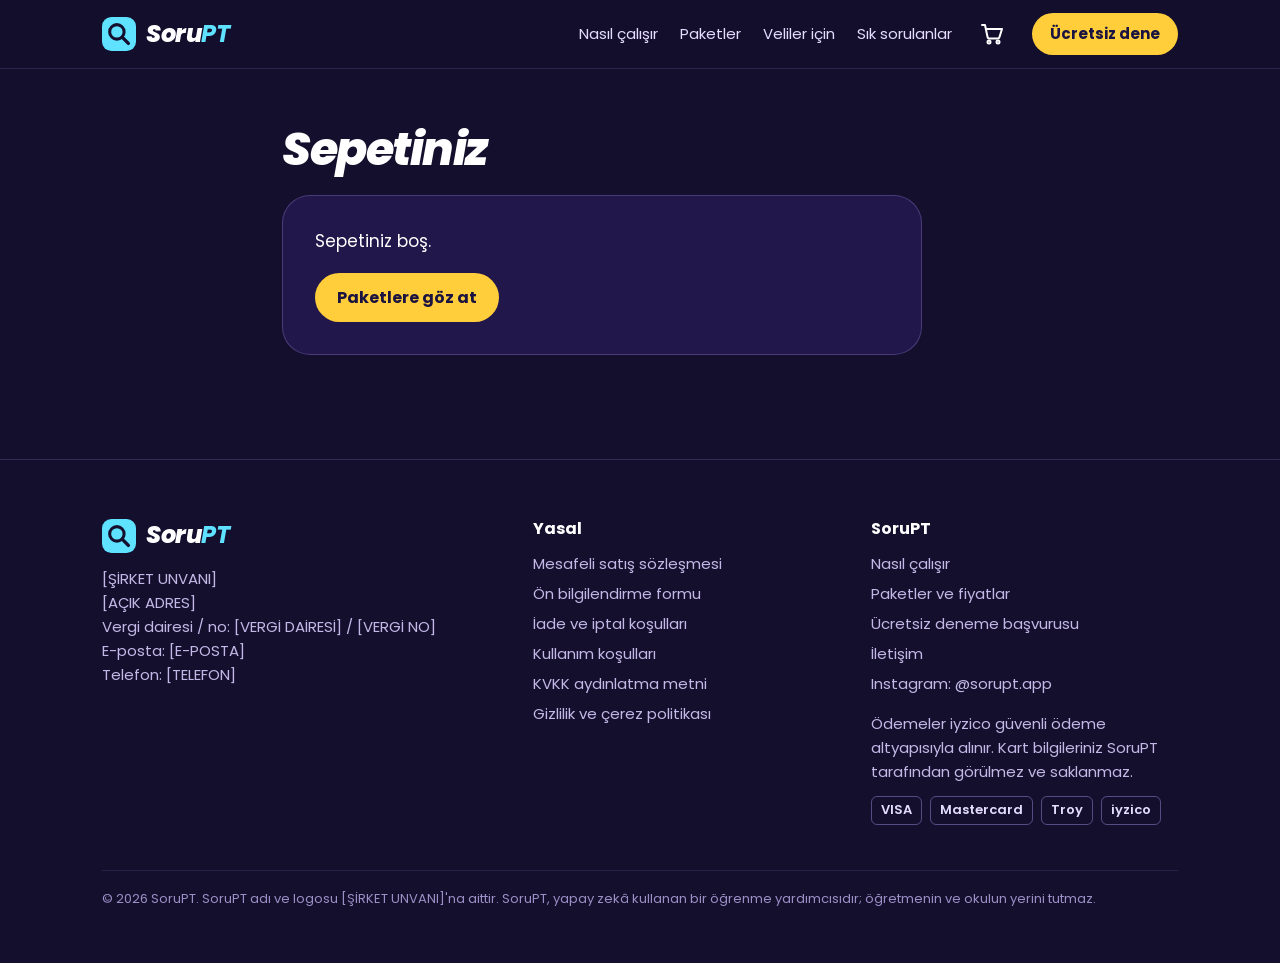
<file: sepet.html>
<!doctype html>
<html lang="tr">
<head>
<meta charset="utf-8">
<meta name="viewport" content="width=device-width, initial-scale=1, viewport-fit=cover">
<title>Sepet | SoruPT</title>
<meta name="description" content="SoruPT sepet">
<link rel="icon" href="data:image/svg+xml,<svg viewBox='0 0 40 40' aria-hidden='true'><rect width='40' height='40' rx='11' fill='%235EE2FF'/><circle cx='17.5' cy='17.5' r='8.5' fill='none' stroke='%23150F2E' stroke-width='3.6'/><path d='M24 24l7 7' stroke='%23150F2E' stroke-width='4' stroke-linecap='round'/></svg>">
<link rel="preconnect" href="https://fonts.googleapis.com"><link rel="preconnect" href="https://fonts.gstatic.com" crossorigin>
<link href="https://fonts.googleapis.com/css2?family=Poppins:ital,wght@0,400;0,500;0,600;0,700;0,800;1,700;1,800&display=swap" rel="stylesheet">
<link rel="stylesheet" href="style.css">
</head>
<body>
<header class="ust"><div class="wrap">
<a class="logo" href="index.html" aria-label="SoruPT ana sayfa"><svg viewBox="0 0 40 40" aria-hidden="true"><rect width="40" height="40" rx="11" fill="#5EE2FF"/><circle cx="17.5" cy="17.5" r="8.5" fill="none" stroke="#150F2E" stroke-width="3.6"/><path d="M24 24l7 7" stroke="#150F2E" stroke-width="4" stroke-linecap="round"/></svg><span>Soru<b>PT</b></span></a>
<nav class="menu" aria-label="Ana menü"><a href="#nasil">Nasıl çalışır</a><a href="#paketler">Paketler</a><a href="#veliler">Veliler için</a><a href="#sss">Sık sorulanlar</a></nav>
<a class="sepet-ikon" href="sepet.html" aria-label="Sepet"><svg viewBox="0 0 24 24" width="24" height="24" fill="none" stroke="currentColor" stroke-width="2" stroke-linecap="round" stroke-linejoin="round" aria-hidden="true"><circle cx="9" cy="20" r="1.5"/><circle cx="18" cy="20" r="1.5"/><path d="M2 3h3l2.6 12.2a1.5 1.5 0 0 0 1.5 1.2h8.8a1.5 1.5 0 0 0 1.5-1.1L22 7H6"/></svg></a>
<a class="btn" href="basvuru.html">Ücretsiz dene</a>
</div></header>
<main><section style="padding:56px 0 20px"><div class="wrap" style="max-width:760px">
<h1 style="font-size:clamp(32px,4.5vw,46px)">Sepetiniz</h1>
<div id="bos" class="form-kart" hidden><p style="margin:0 0 18px">Sepetiniz boş.</p><a class="btn" href="index.html#paketler">Paketlere göz at</a></div>
<div id="dolu" hidden>
<div class="form-kart" style="max-width:none">
<div class="tablo"><table class="sepet-tablo">
<thead><tr><th>Ürün</th><th>Adet</th><th style="text-align:right">Tutar</th></tr></thead>
<tbody><tr><td><strong>SoruPT aylık paket</strong><br><span class="kucuk">30 gün · günde [GÜNLÜK SORU] soru · Telegram ile</span></td><td>1</td><td style="text-align:right">[FİYAT] TL</td></tr></tbody>
<tfoot><tr><td colspan="2"><strong>Toplam (KDV dahil)</strong></td><td style="text-align:right"><strong>[FİYAT] TL</strong></td></tr></tfoot>
</table></div>
<button class="bag" type="button" id="kaldir">Sepetten çıkar</button>
</div>
<div class="form-kart" style="max-width:none;margin-top:22px">
<h2 style="font-size:22px;margin:0 0 14px">Ödemeden önce</h2>
<label class="onay"><input type="checkbox" class="z"> <span><a href="on-bilgilendirme.html" target="_blank">Ön bilgilendirme formunu</a> okudum ve onaylıyorum.</span></label>
<label class="onay"><input type="checkbox" class="z"> <span><a href="mesafeli-satis.html" target="_blank">Mesafeli satış sözleşmesini</a> okudum ve kabul ediyorum.</span></label>
<label class="onay"><input type="checkbox" class="z"> <span>Erişim kodunu Telegram'da etkinleştirdiğimde hizmetin onayımla başlayacağını ve bu andan sonra cayma hakkımın olmayacağını biliyorum (<a href="iade-iptal.html" target="_blank">iade ve iptal koşulları</a>).</span></label>
<label class="onay"><input type="checkbox" class="z"> <span>18 yaşından büyüğüm; 18 yaşından küçük bir öğrenci için satın alıyorsam onun velisi veya yasal temsilcisiyim.</span></label>
<p id="uyari" class="uyari" role="alert" hidden>Ödemeye geçmek için dört kutuyu da işaretleyin.</p>
<button class="btn" type="button" id="ode" style="margin-top:10px">iyzico ile güvenli öde</button>
<p class="kucuk" style="margin-top:14px">iyzico'nun güvenli ödeme sayfasına yönlendirileceksiniz. Ad, e-posta ve kart bilgileriniz orada alınır; kart bilgileriniz SoruPT'ye iletilmez. Ödeme onaylanınca erişim kodunuz e-posta ile gönderilir.</p>
</div></div>
</div></section></main>
<script>
(function(){
  var KEY='sorupt_sepet', ODEME='[iyziLink ÖDEME LİNKİ]';
  function oku(){try{return localStorage.getItem(KEY)==='aylik'}catch(e){return false}}
  function yaz(v){try{v?localStorage.setItem(KEY,'aylik'):localStorage.removeItem(KEY)}catch(e){}}
  var q=new URLSearchParams(location.search), var_=oku()||q.get('ekle')==='aylik';
  if(q.get('ekle')==='aylik'){yaz(true);history.replaceState(null,'','sepet.html')}
  function goster(v){document.getElementById('dolu').hidden=!v;document.getElementById('bos').hidden=v}
  goster(var_);
  document.getElementById('kaldir').onclick=function(){yaz(false);goster(false)};
  document.getElementById('ode').onclick=function(){
    var tamam=[].every.call(document.querySelectorAll('.z'),function(c){return c.checked});
    document.getElementById('uyari').hidden=tamam;
    if(!tamam)return;
    if(ODEME.indexOf('http')!==0){alert('Ödeme sayfası henüz bağlanmadı.');return}
    location.href=ODEME;
  };
})();
</script>
<footer><div class="wrap">
<div><a class="logo" href="index.html"><svg viewBox="0 0 40 40" aria-hidden="true"><rect width="40" height="40" rx="11" fill="#5EE2FF"/><circle cx="17.5" cy="17.5" r="8.5" fill="none" stroke="#150F2E" stroke-width="3.6"/><path d="M24 24l7 7" stroke="#150F2E" stroke-width="4" stroke-linecap="round"/></svg><span>Soru<b>PT</b></span></a>
<p style="margin:12px 0 0">[ŞİRKET UNVANI]<br>[AÇIK ADRES]<br>Vergi dairesi / no: [VERGİ DAİRESİ] / [VERGİ NO]<br>
E-posta: <a href="mailto:[E-POSTA]">[E-POSTA]</a><br>Telefon: [TELEFON]</p></div>
<div><h4>Yasal</h4><ul>
<li><a href="mesafeli-satis.html">Mesafeli satış sözleşmesi</a></li>
<li><a href="on-bilgilendirme.html">Ön bilgilendirme formu</a></li>
<li><a href="iade-iptal.html">İade ve iptal koşulları</a></li>
<li><a href="kullanim-kosullari.html">Kullanım koşulları</a></li>
<li><a href="kvkk.html">KVKK aydınlatma metni</a></li>
<li><a href="gizlilik.html">Gizlilik ve çerez politikası</a></li></ul></div>
<div><h4>SoruPT</h4><ul>
<li><a href="index.html#nasil">Nasıl çalışır</a></li><li><a href="index.html#paketler">Paketler ve fiyatlar</a></li>
<li><a href="basvuru.html">Ücretsiz deneme başvurusu</a></li><li><a href="iletisim.html">İletişim</a></li>
<li><a href="https://www.instagram.com/sorupt.app">Instagram: @sorupt.app</a></li></ul>
<p style="margin:16px 0 0">Ödemeler iyzico güvenli ödeme altyapısıyla alınır. Kart bilgileriniz SoruPT tarafından görülmez ve saklanmaz.</p>
<div class="kartlar" aria-label="Kabul edilen kartlar"><span>VISA</span><span>Mastercard</span><span>Troy</span><span>iyzico</span></div></div>
<p class="telif">© 2026 SoruPT. SoruPT adı ve logosu [ŞİRKET UNVANI]'na aittir. SoruPT, yapay zekâ kullanan bir öğrenme yardımcısıdır; öğretmenin ve okulun yerini tutmaz.</p>
</div></footer>
</body></html>
</file>
<file: style.css>
:root{
  --gece:#150F2E; --gece2:#22174A; --mor:#5B2BD0; --mor-acik:#B9A6FF;
  --sari:#FFCE3A; --cam:#5EE2FF; --kagit:#FAF7FF; --murekkep:#1C1440; --gri:#5F5680;
  --r-lg:28px; --r-md:16px; --r-sm:10px;
  color-scheme: dark light;
}
*{box-sizing:border-box}
html{scroll-behavior:smooth}
body{margin:0;font-family:Poppins,"Segoe UI",system-ui,-apple-system,Roboto,Arial,sans-serif;color:#fff;background:var(--gece);line-height:1.6;font-size:17px}
img{max-width:100%;height:auto}
a{color:var(--cam)}
a:focus-visible,button:focus-visible{outline:3px solid var(--sari);outline-offset:3px;border-radius:6px}
.wrap{max-width:1120px;margin:0 auto;padding:0 22px}
/* header */
.ust{position:sticky;top:0;z-index:10;background:rgba(21,15,46,.88);backdrop-filter:blur(10px);border-bottom:1px solid rgba(185,166,255,.15)}
.ust .wrap{display:flex;align-items:center;gap:20px;height:68px}
.logo{display:flex;align-items:center;gap:10px;text-decoration:none;color:#fff;font-weight:800;font-size:24px;font-style:italic;letter-spacing:-.5px}
.logo b{color:var(--cam)}
.logo svg{width:34px;height:34px}
.menu{display:flex;gap:22px;margin-left:auto}
.menu a{color:#e4ddff;text-decoration:none;font-size:15px}
.menu a:hover{color:#fff}
.btn{white-space:nowrap;display:inline-block;background:var(--sari);color:var(--murekkep);font-weight:700;text-decoration:none;padding:12px 22px;border-radius:999px;border:0;font-size:16px;cursor:pointer}
.btn:hover{filter:brightness(1.06)}
.btn.ikincil{background:transparent;color:#fff;border:2px solid var(--mor-acik)}
.ust .btn{padding:9px 18px;font-size:15px}
.sepet-ikon{color:#fff;display:grid;place-items:center;width:40px;height:40px;border-radius:50%}
.sepet-ikon:hover{background:rgba(255,255,255,.1)}
@media (max-width:820px){.menu{display:none}.sepet-ikon{margin-left:auto}}
/* hero */
.hero{position:relative;overflow:hidden;padding:64px 0 80px;background:
  radial-gradient(600px 400px at 85% 10%,rgba(124,58,237,.45),transparent 70%),
  radial-gradient(500px 380px at 0% 100%,rgba(255,150,60,.18),transparent 70%)}
.hero .wrap{display:grid;grid-template-columns:1.05fr .95fr;gap:48px;align-items:center}
@media (max-width:900px){.hero .wrap{grid-template-columns:1fr}}
h1{font-size:clamp(38px,5.6vw,64px);line-height:1.08;margin:0 0 20px;font-weight:800;font-style:italic;letter-spacing:-1.5px}
h1 .serit{display:inline-block;background:var(--sari);color:var(--murekkep);padding:0 14px;border-radius:12px;transform:rotate(-2deg);font-style:italic}
h1 .ikinci{display:block;color:var(--cam)}
.giris{font-size:19px;color:#ddd5ff;max-width:34em;margin:0 0 28px}
.hero .butonlar{display:flex;gap:14px;flex-wrap:wrap}
.not{font-size:14px;color:#b7acde;margin-top:14px}
/* soru kartı (hero) */
.sahne{position:relative}
.kart{background:var(--kagit);color:var(--murekkep);border-radius:22px;padding:24px 26px 20px;transform:rotate(2.5deg);box-shadow:0 30px 60px rgba(0,0,0,.45);
  background-image:repeating-linear-gradient(transparent 0 39px,#d9def0 39px 41px);background-position:0 54px}
.kart .no{font-weight:700;font-size:13px;color:#7a64b8;margin-bottom:6px}
.kart p{margin:0;font-size:19px;line-height:40px;font-weight:500}
.isaret{position:relative;white-space:nowrap;background:linear-gradient(transparent 18%,var(--sari) 18% 85%,transparent 85%);padding:0 4px}
.isaret svg{position:absolute;left:-14px;top:-8px;width:calc(100% + 28px);height:calc(100% + 16px);overflow:visible;pointer-events:none}
.isaret ellipse{fill:none;stroke:#E33D5C;stroke-width:3.2;stroke-dasharray:420;stroke-dashoffset:420;animation:ciz 1s .6s ease-out forwards}
.siklar{font-size:16px;color:#6b6290;line-height:40px}
@media (max-width:600px){.kart{transform:rotate(1.2deg);padding:20px 18px 14px}.kart p{font-size:17px}}
@keyframes ciz{to{stroke-dashoffset:0}}
.sohbet{margin-top:26px;display:flex;flex-direction:column;gap:12px}
.balon{max-width:85%;padding:12px 18px;border-radius:20px;font-size:16px;font-weight:500;opacity:0;animation:gel .4s ease-out forwards}
.balon.koc{align-self:flex-end;background:#4E34A5;border-bottom-right-radius:6px}
.balon.ogr{align-self:flex-start;background:#fff;color:var(--murekkep);border-bottom-left-radius:6px}
.balon:nth-child(1){animation-delay:1.7s}.balon:nth-child(2){animation-delay:2.4s}.balon:nth-child(3){animation-delay:3.1s}
.balon small{display:block;font-size:12px;opacity:.7;font-weight:400}
@keyframes gel{from{opacity:0;transform:translateY(6px)}to{opacity:1;transform:none}}
@media (prefers-reduced-motion:reduce){.isaret ellipse{animation:none;stroke-dashoffset:0}.balon{animation:none;opacity:1}}
/* bölümler */
section{padding:84px 0}
h2{font-size:clamp(28px,3.6vw,40px);line-height:1.15;margin:0 0 14px;font-weight:800;letter-spacing:-.8px}
.alt{color:#cfc5f5;max-width:40em;margin:0 0 40px}
.adimlar{list-style:none;padding:0;margin:0;display:grid;grid-template-columns:repeat(3,1fr);gap:22px;counter-reset:a}
@media (max-width:860px){.adimlar{grid-template-columns:1fr}}
.adimlar li{background:var(--gece2);border:1px solid rgba(185,166,255,.22);border-radius:var(--r-lg);padding:28px;position:relative;counter-increment:a}
.adimlar li::before{content:counter(a);position:absolute;top:-18px;left:24px;width:40px;height:40px;border-radius:50%;background:var(--sari);color:var(--murekkep);font-weight:800;display:grid;place-items:center;font-size:19px}
.adimlar h3{margin:10px 0 8px;font-size:21px}
.adimlar p{margin:0;color:#d6cdf8}
/* pasif-aktif */
.kiyas{background:linear-gradient(180deg,transparent,rgba(91,43,208,.18))}
.ikili{display:grid;grid-template-columns:1fr 1fr;gap:26px}
@media (max-width:760px){.ikili{grid-template-columns:1fr}}
.sutun{border-radius:var(--r-lg);padding:30px}
.sutun h3{margin:0 0 4px;font-size:24px}
.sutun .k{margin:0 0 18px;font-size:15px}
.sutun ul{margin:0;padding:0;list-style:none;display:grid;gap:10px}
.sutun li{padding:12px 16px;border-radius:var(--r-md);font-weight:500}
.pasif{background:#2E2752;color:#bdb3dd}.pasif .k{color:#9d93c4}.pasif li{background:#3A3264}
.aktif{background:var(--kagit);color:var(--murekkep);box-shadow:0 0 0 3px var(--cam),0 0 40px rgba(94,226,255,.35)}.aktif .k{color:#6c4fd0}.aktif li{background:#ECE6FF;font-weight:600}
.arastirma{margin-top:26px;padding:18px 22px;border:1px solid var(--mor-acik);border-radius:var(--r-md);color:#e8e2ff;max-width:none}
/* paketler */
.paketler{display:grid;grid-template-columns:1fr 1fr;gap:26px;max-width:900px}
@media (max-width:760px){.paketler{grid-template-columns:1fr}}
.paket{background:var(--gece2);border:1px solid rgba(185,166,255,.25);border-radius:var(--r-lg);padding:32px;display:flex;flex-direction:column}
.paket.one{background:var(--kagit);color:var(--murekkep);border:0}
.paket h3{margin:0 0 6px;font-size:22px}
.fiyat{font-size:44px;font-weight:800;margin:6px 0 2px;letter-spacing:-1px}
.fiyat span{font-size:17px;font-weight:500}
.paket .kdv{font-size:14px;opacity:.75;margin:0 0 18px}
.paket ul{padding-left:20px;margin:0 0 26px;flex:1}
.paket li{margin-bottom:6px}
.paket .btn{text-align:center}
.paket.one .btn{background:var(--mor);color:#fff}
.odeme-notu{margin-top:22px;font-size:15px;color:#cfc5f5}
/* veliler */
.veli{display:grid;grid-template-columns:repeat(2,1fr);gap:18px 34px;margin-top:10px}
@media (max-width:760px){.veli{grid-template-columns:1fr}}
.veli div{border-left:4px solid var(--sari);padding:4px 0 4px 18px}
.veli h3{margin:0 0 4px;font-size:18px}
.veli p{margin:0;color:#d6cdf8;font-size:16px}
/* sss */
details{border-bottom:1px solid rgba(185,166,255,.2);padding:18px 0;max-width:820px}
summary{cursor:pointer;font-weight:600;font-size:18px;list-style:none;display:flex;justify-content:space-between;gap:16px}
summary::-webkit-details-marker{display:none}
summary::after{content:"+";color:var(--sari);font-size:26px;line-height:1}
details[open] summary::after{content:"–"}
details p{color:#d6cdf8;margin:12px 0 0}
/* çağrı */
.cagri{text-align:center;background:var(--mor);border-radius:36px;padding:56px 26px;margin:0 22px}
.cagri h2{color:#fff}.cagri p{color:#e8e2ff;margin:0 auto 26px;max-width:34em}
/* alt bilgi */
footer{padding:56px 0 40px;margin-top:84px;border-top:1px solid rgba(185,166,255,.18);font-size:15px;color:#c3b9e6}
footer .wrap{display:grid;grid-template-columns:1.3fr 1fr 1fr;gap:32px}
@media (max-width:760px){footer .wrap{grid-template-columns:1fr}}
footer h4{color:#fff;margin:0 0 10px;font-size:16px}
footer ul{list-style:none;margin:0;padding:0;display:grid;gap:6px}
footer a{color:#c3b9e6;text-decoration:none}footer a:hover{color:#fff;text-decoration:underline}
.kartlar{display:flex;gap:8px;flex-wrap:wrap;margin-top:12px}
.kartlar span{border:1px solid rgba(185,166,255,.4);border-radius:6px;padding:3px 9px;font-size:13px;font-weight:600;color:#e4ddff}
.telif{grid-column:1/-1;font-size:13px;color:#9b90c6;border-top:1px solid rgba(185,166,255,.12);padding-top:18px}
/* yasal sayfalar */
.yasal{background:var(--kagit);color:var(--murekkep)}
.yasal main{max-width:760px;margin:0 auto;padding:56px 22px 40px}
.yasal h1{font-size:clamp(30px,4vw,42px);font-style:normal;letter-spacing:-.8px;color:var(--murekkep)}
.yasal h2{font-size:22px;margin:36px 0 10px;letter-spacing:-.2px}
.yasal main p,.yasal main li{color:#2f2752}
.yasal main a{color:var(--mor)}
.yasal .ust{background:var(--gece)}
.yasal table{width:100%;border-collapse:collapse;margin:14px 0;font-size:15px}
.yasal .tablo{overflow-x:auto}
.yasal th,.yasal td{border:1px solid #d9d1f3;padding:10px 12px;text-align:left;vertical-align:top}
.yasal th{background:#ECE6FF}
.yasal .tarih{color:var(--gri);font-size:15px}
.yasal footer{background:var(--gece);margin-top:0}
.kutu{background:#FFF6D6;border:1px solid #F2D27A;border-radius:12px;padding:14px 18px;margin:18px 0}
/* form sayfası */
.form-kart{background:var(--gece2);border:1px solid rgba(185,166,255,.25);border-radius:var(--r-lg);padding:32px;max-width:640px}

/* sepet */
.sepet-tablo{width:100%;border-collapse:collapse;font-size:16px}
.sepet-tablo th,.sepet-tablo td{padding:12px 8px;border-bottom:1px solid rgba(185,166,255,.25);text-align:left;vertical-align:top}
.sepet-tablo tfoot td{border-bottom:0;font-size:18px}
.kucuk{font-size:14px;color:#b7acde}
.bag{background:none;border:0;color:var(--mor-acik);text-decoration:underline;cursor:pointer;font:inherit;font-size:14px;padding:6px 0;margin-top:8px}
.onay{display:flex;gap:12px;align-items:flex-start;margin:0 0 14px;cursor:pointer;color:#e4ddff}
.onay input{width:22px;height:22px;margin-top:2px;flex:none;accent-color:var(--sari)}
.uyari{background:#4a1d2e;border:1px solid #e33d5c;color:#ffd6de;padding:10px 14px;border-radius:10px}
</file>
